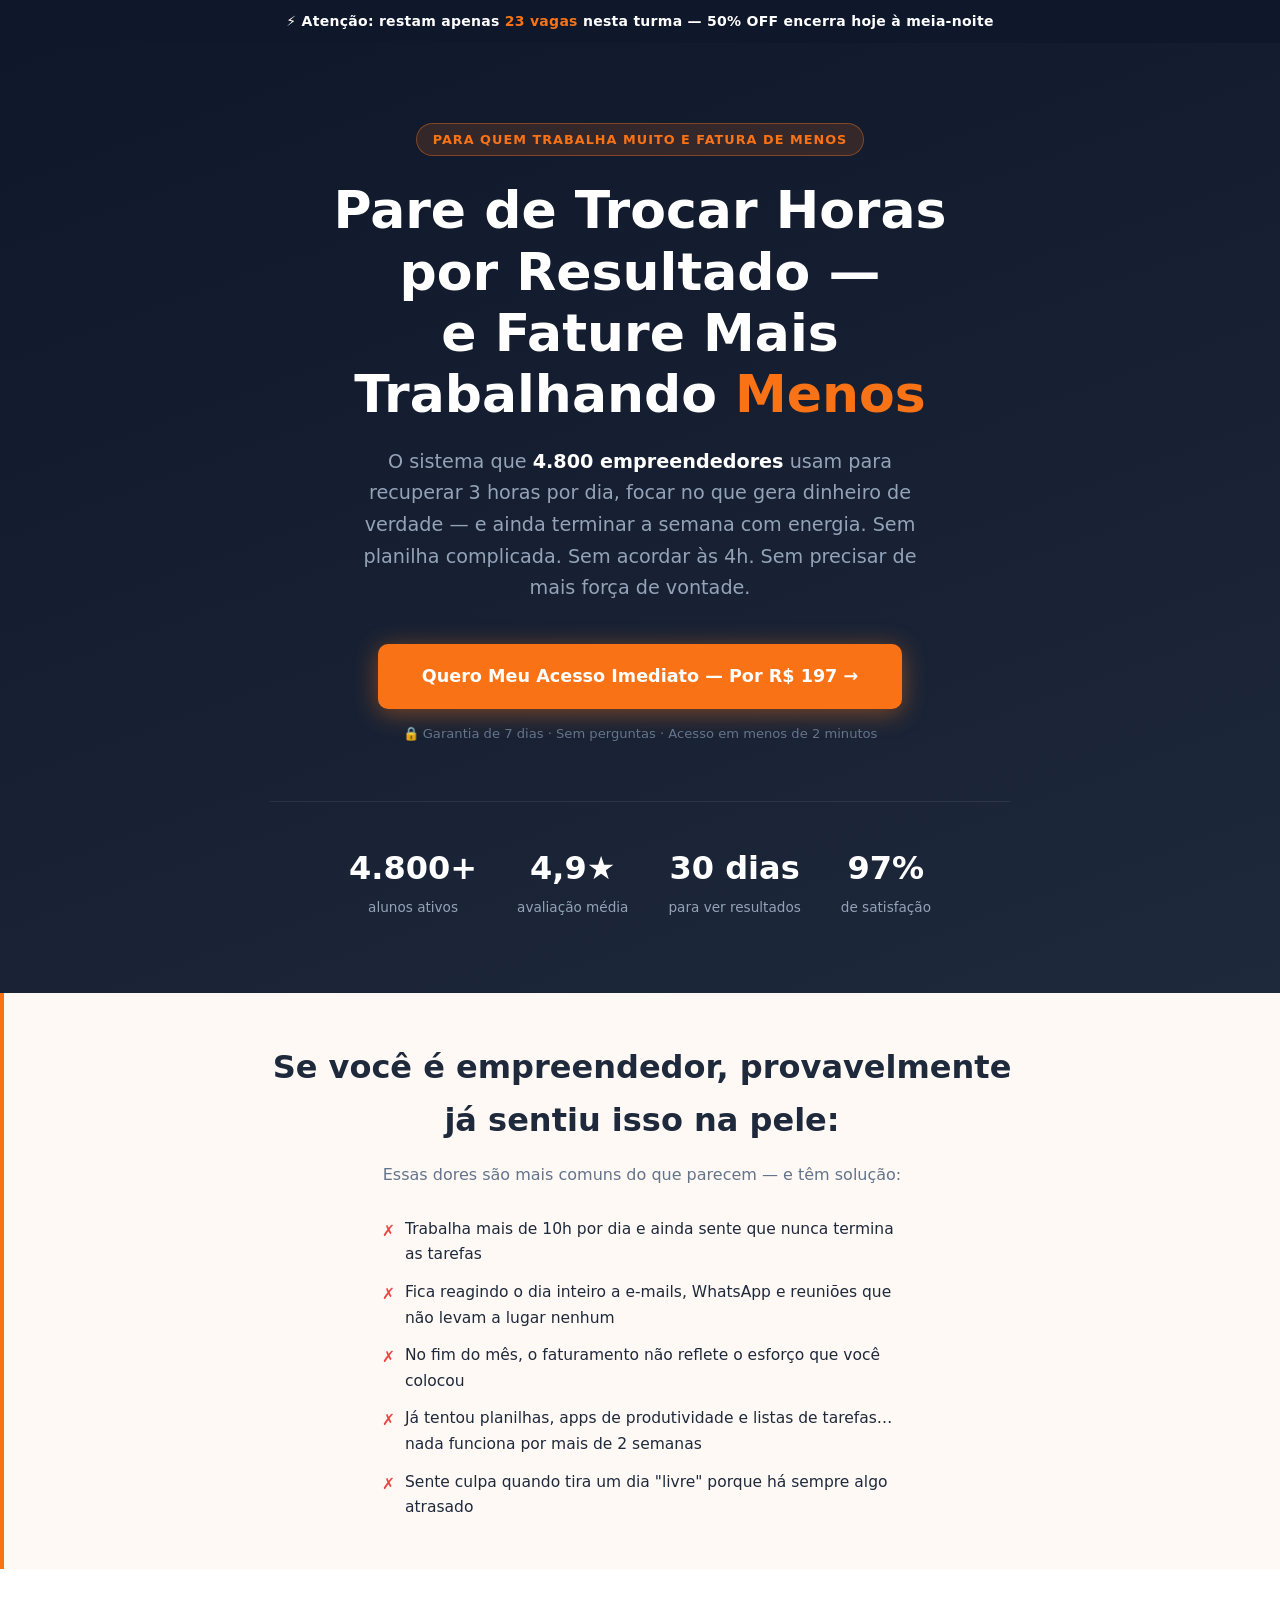
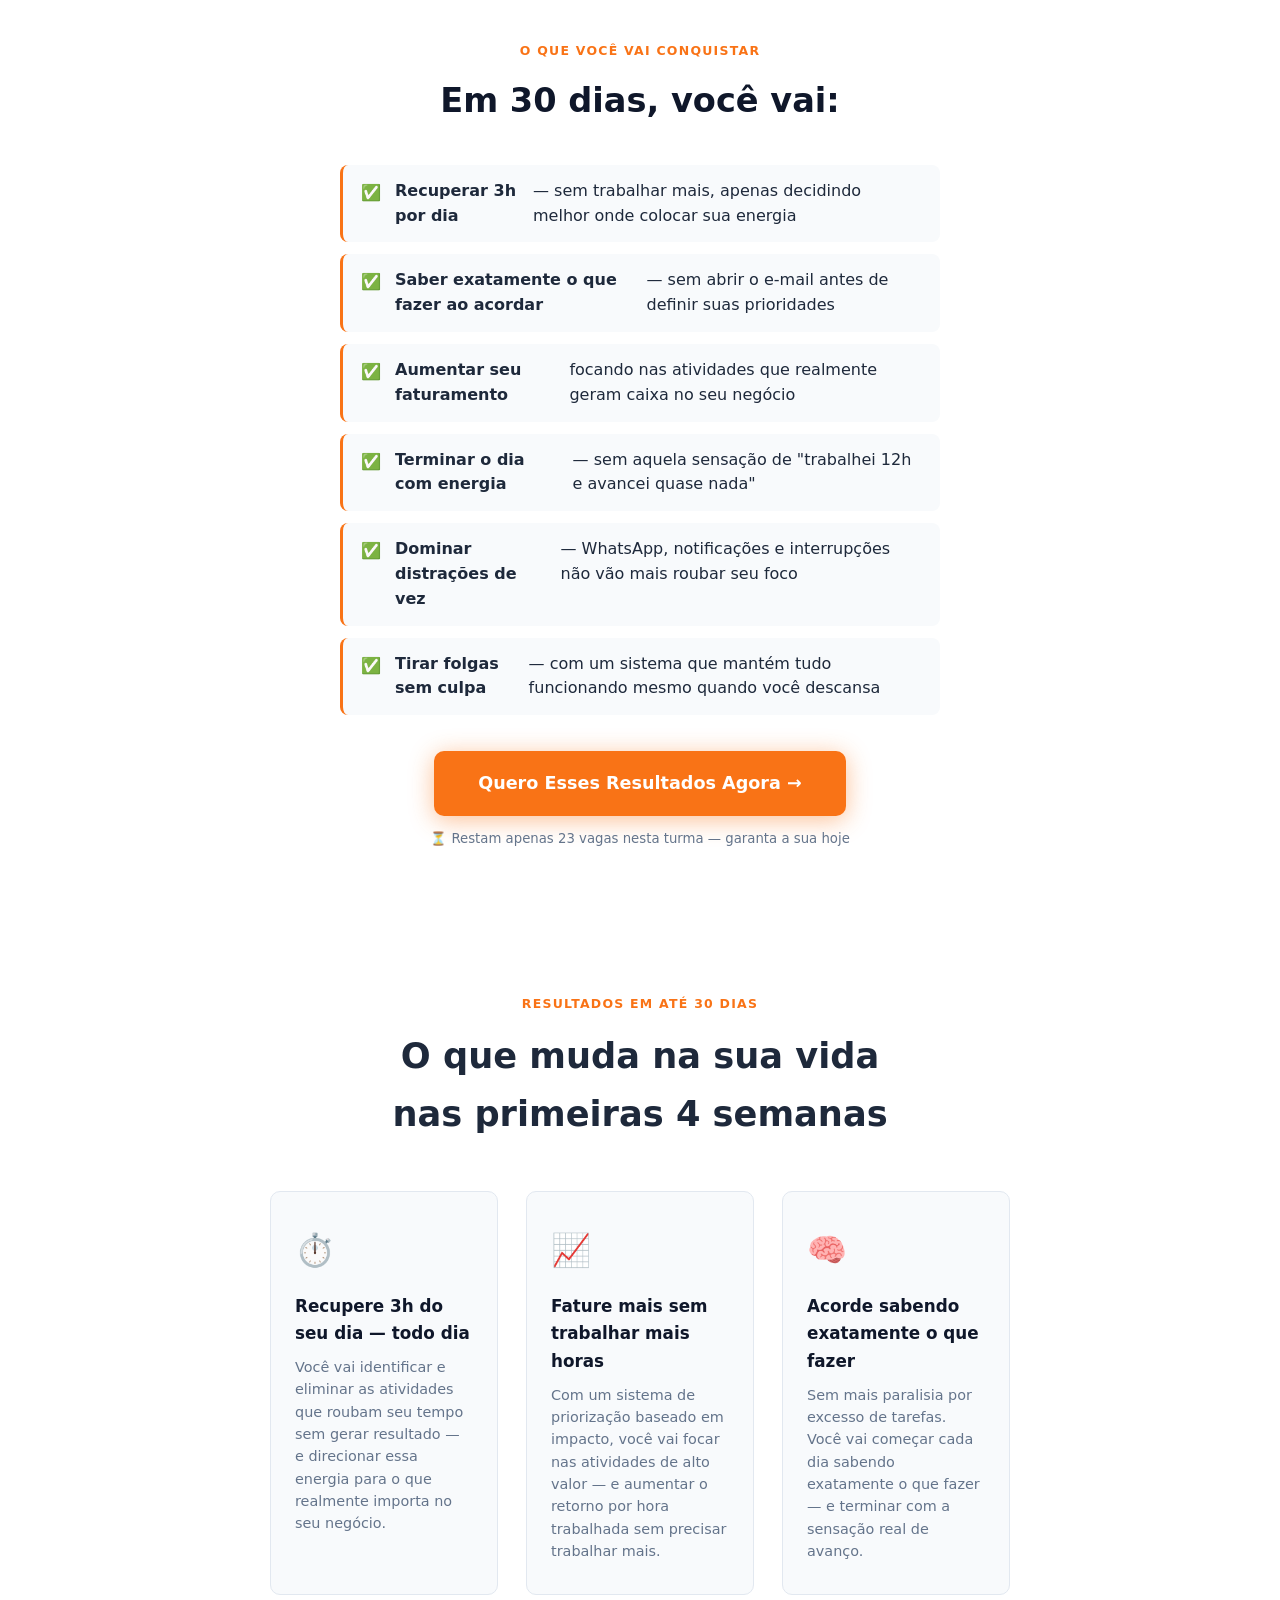
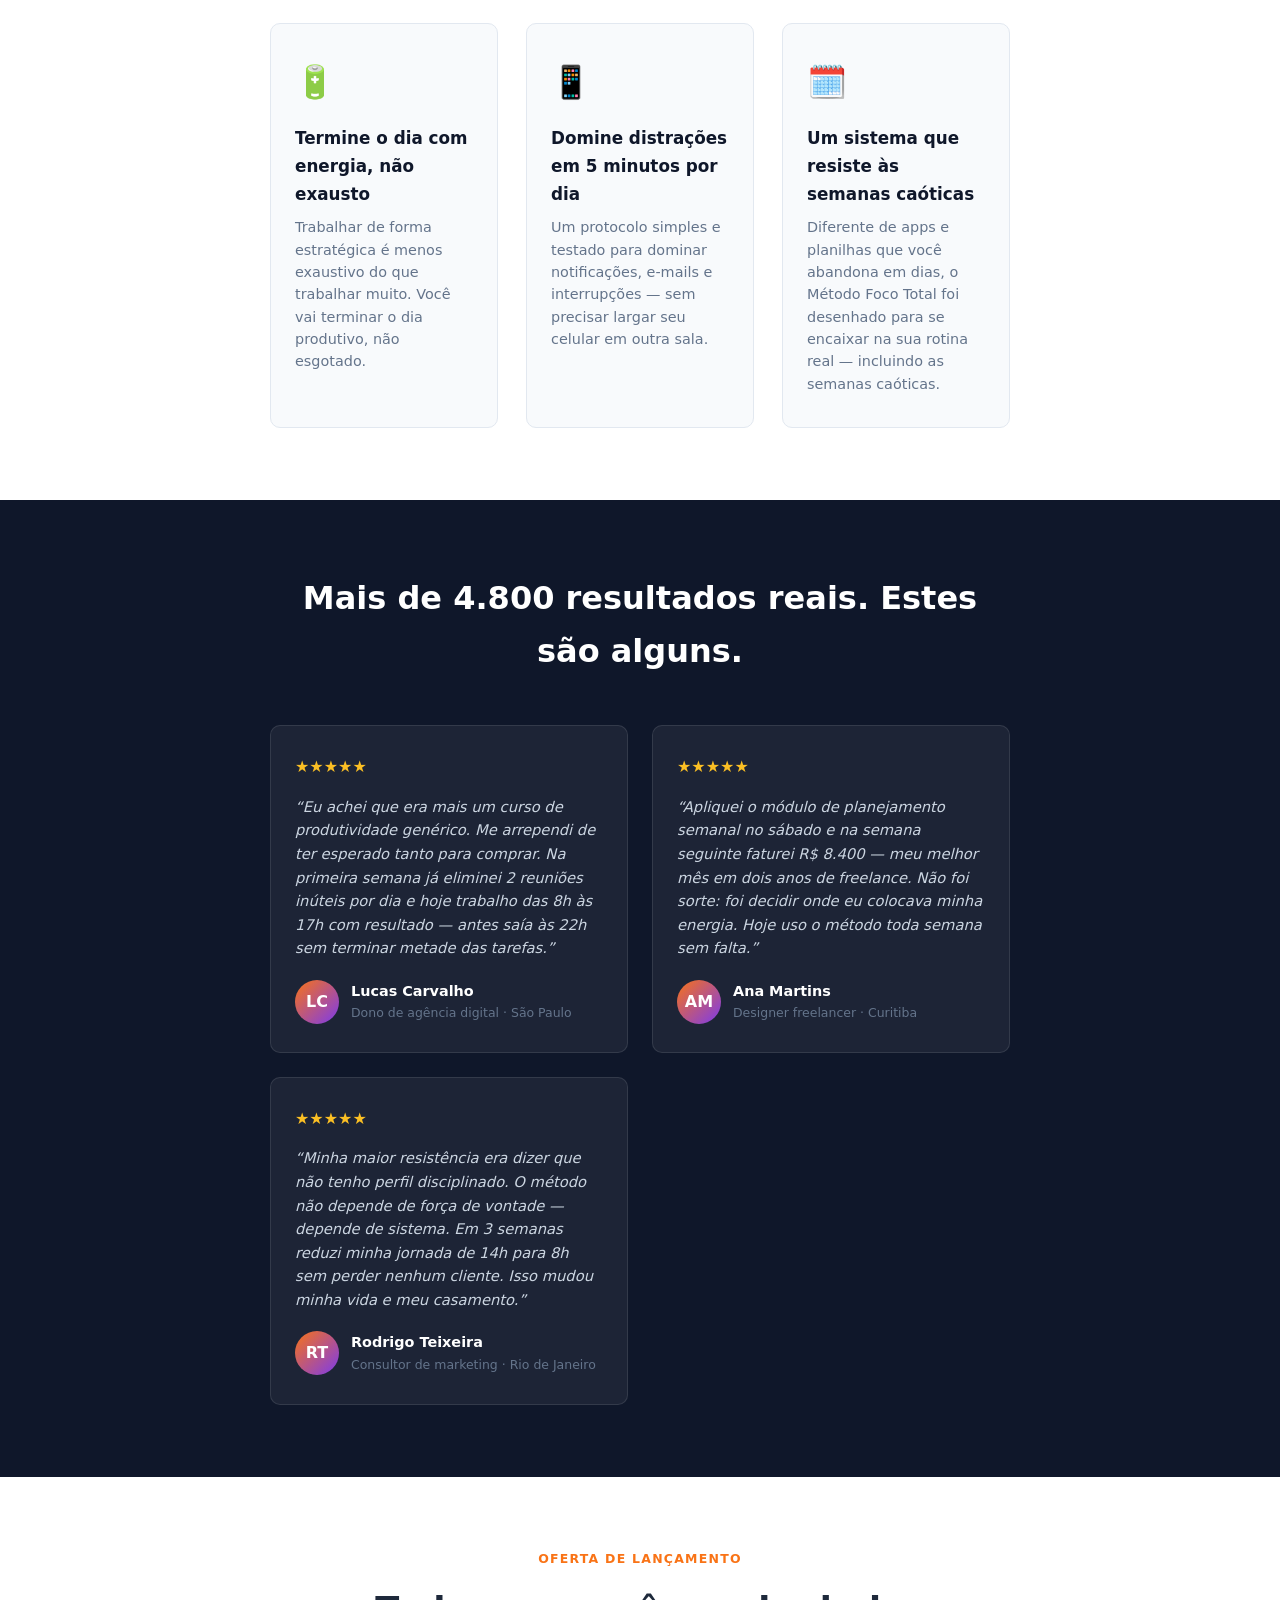
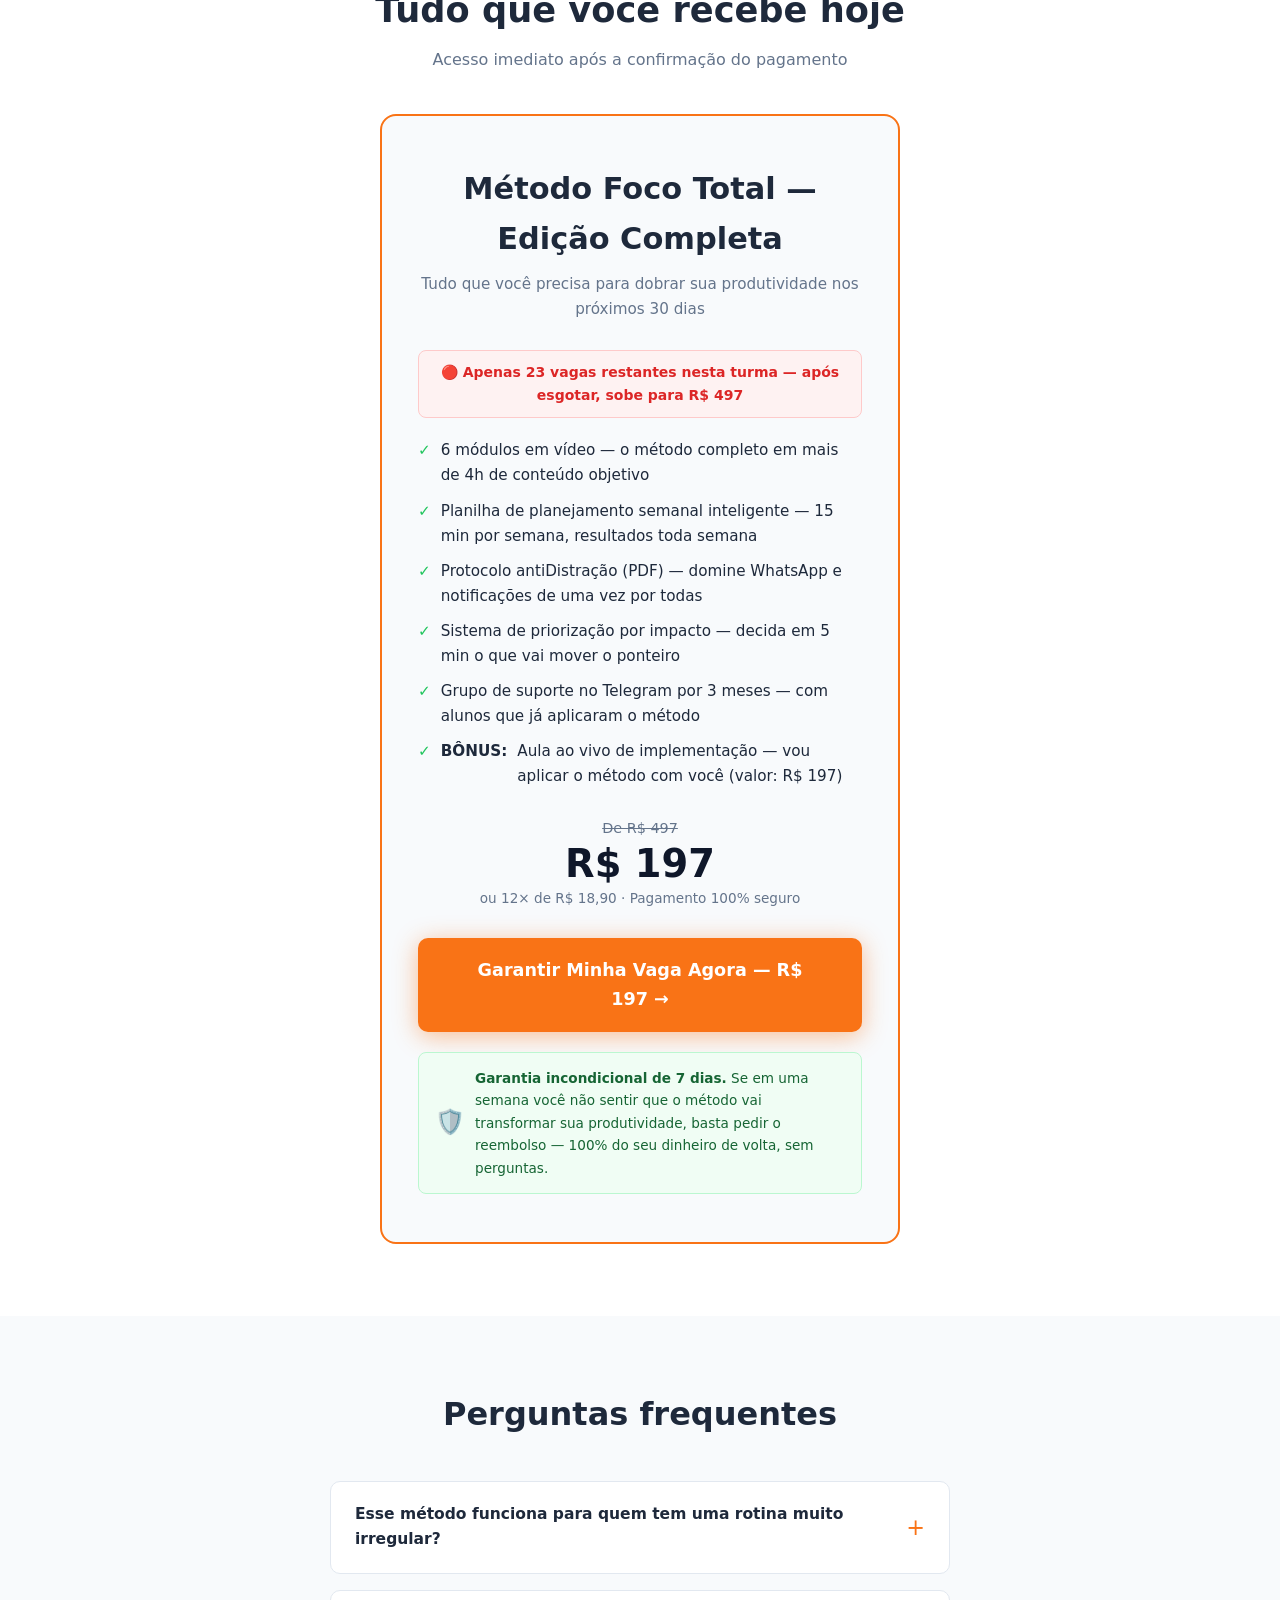
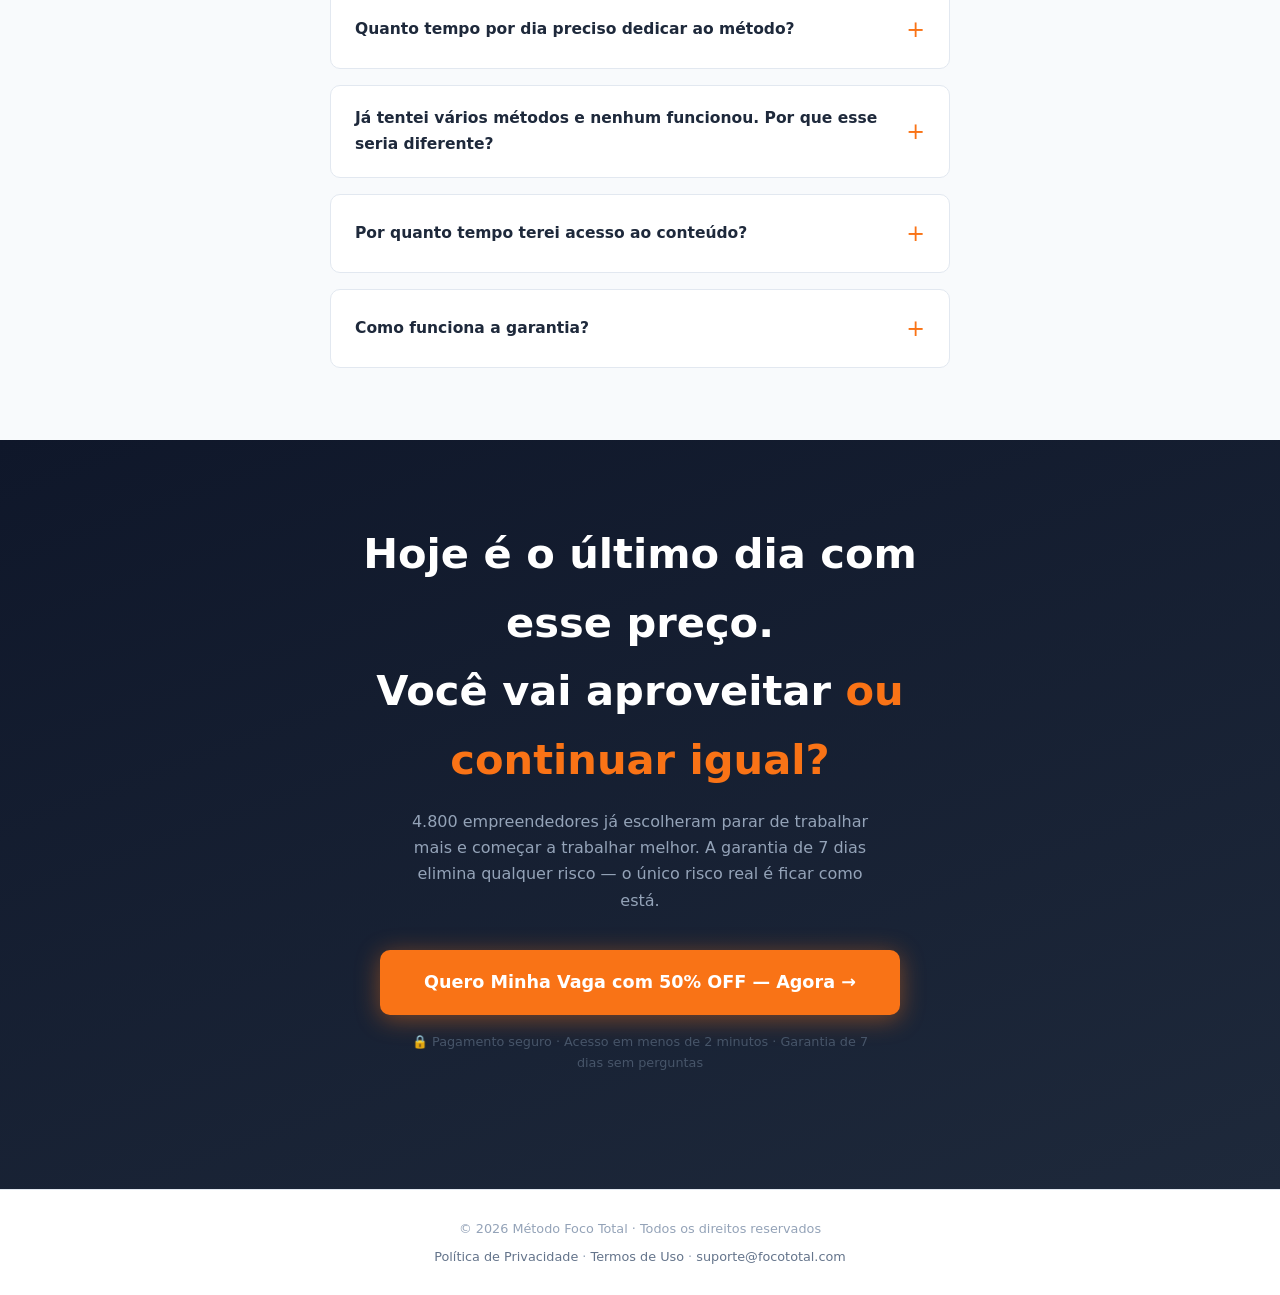
<file: index.html>
<!DOCTYPE html>
<html lang="pt-BR">
<head>
  <meta charset="UTF-8" />
  <meta name="viewport" content="width=device-width, initial-scale=1.0" />

  <!-- COPY: Título da aba do navegador — inclua a promessa principal -->
  <title>Método Foco Total — Dobre sua Produtividade em 30 Dias</title>

  <meta
    name="description"
    content="Aprenda o sistema que mais de 4.800 empreendedores usam para trabalhar menos e faturar mais. Acesso imediato."
  />

  <!-- ═══════════════════════════════════════════════════════
       GOOGLE TAG MANAGER — snippet do <head>
       ⚠️ Substitua GTM-XXXXXXX pelo seu ID real do container
  ═══════════════════════════════════════════════════════ -->
  <script>(function(w,d,s,l,i){w[l]=w[l]||[];w[l].push({'gtm.start':
  new Date().getTime(),event:'gtm.js'});var f=d.getElementsByTagName(s)[0],
  j=d.createElement(s),dl=l!='dataLayer'?'&l='+l:'';j.async=true;j.src=
  'https://www.googletagmanager.com/gtm.js?id='+i+dl;f.parentNode.insertBefore(j,f);
  })(window,document,'script','dataLayer','GTM-P5FQ3SFC');</script>
  <!-- End Google Tag Manager -->

  <!-- ═══════════════════════════════════════════════════════
       META PIXEL — código base
       ⚠️ Substitua SEU_PIXEL_ID pelo seu ID real do Pixel
  ═══════════════════════════════════════════════════════ -->
  <script>
    !function(f,b,e,v,n,t,s){if(f.fbq)return;n=f.fbq=function(){n.callMethod?
    n.callMethod.apply(n,arguments):n.queue.push(arguments)};if(!f._fbq)f._fbq=n;
    n.push=n;n.loaded=!0;n.version='2.0';n.queue=[];t=b.createElement(e);t.async=!0;
    t.src=v;s=b.getElementsByTagName(e)[0];s.parentNode.insertBefore(t,s)}(window,
    document,'script','https://connect.facebook.net/en_US/fbevents.js');
    fbq('init', 'SEU_PIXEL_ID');
  </script>
  <noscript>
    <img height="1" width="1" style="display:none"
      src="https://www.facebook.com/tr?id=SEU_PIXEL_ID&ev=PageView&noscript=1" />
  </noscript>
  <!-- Fim Meta Pixel -->

  <link rel="stylesheet" href="landing-page.css" />
</head>

<body>

  <!-- ═══════════════════════════════════════════════════════
       GOOGLE TAG MANAGER — snippet do <body> (noscript)
       Obrigatório logo após a abertura da tag <body>
  ═══════════════════════════════════════════════════════ -->
  <noscript><iframe src="https://www.googletagmanager.com/ns.html?id=GTM-P5FQ3SFC"
  height="0" width="0" style="display:none;visibility:hidden"></iframe></noscript>
  <!-- End Google Tag Manager (noscript) -->

  <!-- ══════════════════════════════════════════
       BARRA DE URGÊNCIA
       ✏️ Copy: Limite real de vagas ou promoção com prazo
  ══════════════════════════════════════════ -->
  <div class="urgency-bar">
    ⚡ Atenção: restam apenas <span>23 vagas</span> nesta turma — 50% OFF encerra hoje à meia-noite
  </div>


  <!-- ══════════════════════════════════════════
       HERO
  ══════════════════════════════════════════ -->
  <section class="hero">
    <div class="container">

      <!-- Eyebrow — segmenta o visitante certo -->
      <span class="eyebrow">Para quem trabalha muito e fatura de menos</span>

      <!--
        ✏️ HEADLINE — fórmula: VERBO FORTE + RESULTADO ESPECÍFICO + PRAZO
        Exemplos alternativos:
        • "Pare de Trocar Horas por Dinheiro — e Comece a Escalar com o Método Foco Total"
        • "Como 4.800 Empreendedores Recuperaram 3h por Dia Sem Abrir Mão do Faturamento"
      -->
      <h1>
        Pare de Trocar Horas por Resultado —<br>
        e Fature Mais Trabalhando <em>Menos</em>
      </h1>

      <!--
        ✏️ SUBHEADLINE — reforce a promessa e elimine a maior objeção
        ("Não preciso de mais disciplina, preciso de um sistema que funcione de verdade")
      -->
      <p class="sub">
        O sistema que <strong style="color:#fff">4.800 empreendedores</strong> usam para recuperar 3 horas por dia,
        focar no que gera dinheiro de verdade — e ainda terminar a semana com energia.
        Sem planilha complicada. Sem acordar às 4h. Sem precisar de mais força de vontade.
      </p>

      <!--
        ✏️ CTA — use verbos de ação + benefício imediato
        Evite: "Comprar agora", "Clique aqui"
        Prefira: "Quero dobrar minha produtividade", "Começar hoje mesmo"
      -->
      <a href="sucesso.html" class="btn-primary" data-cta="hero" id="cta-hero">
        Quero Meu Acesso Imediato — Por R$ 197 →
      </a>

      <!-- Micro-copy: elimina o risco residual -->
      <p class="risk-reversal">🔒 Garantia de 7 dias · Sem perguntas · Acesso em menos de 2 minutos</p>

      <!-- Prova numérica no hero -->
      <div class="social-numbers">
        <div class="stat">
          <strong>4.800+</strong>
          <span>alunos ativos</span>
        </div>
        <div class="stat">
          <strong>4,9★</strong>
          <span>avaliação média</span>
        </div>
        <div class="stat">
          <strong>30 dias</strong>
          <span>para ver resultados</span>
        </div>
        <div class="stat">
          <strong>97%</strong>
          <span>de satisfação</span>
        </div>
      </div>

    </div>
  </section>


  <!-- ══════════════════════════════════════════
       PROBLEMA / AGITAÇÃO
       Quem se identifica com a dor, se sente compreendido
       e fica mais propenso a seguir em frente
  ══════════════════════════════════════════ -->
  <section class="problem">
    <div class="container">

      <h2>Se você é empreendedor, provavelmente já sentiu isso na pele:</h2>
      <p>Essas dores são mais comuns do que parecem — e têm solução:</p>

      <!--
        ✏️ COPY: Use dores bem específicas, não genéricas
        Quanto mais específico, mais o visitante pensa "é exatamente o meu caso"
      -->
      <ul class="pain-list">
        <li>Trabalha mais de 10h por dia e ainda sente que nunca termina as tarefas</li>
        <li>Fica reagindo o dia inteiro a e-mails, WhatsApp e reuniões que não levam a lugar nenhum</li>
        <li>No fim do mês, o faturamento não reflete o esforço que você colocou</li>
        <li>Já tentou planilhas, apps de produtividade e listas de tarefas… nada funciona por mais de 2 semanas</li>
        <li>Sente culpa quando tira um dia "livre" porque há sempre algo atrasado</li>
      </ul>

    </div>
  </section>


  <!-- ══════════════════════════════════════════
       QUICK WINS — BULLETS DE BENEFÍCIOS RÁPIDOS
       O visitante escaneia em 20 segundos e já entende
       o que vai ganhar — antes de ver o preço
  ══════════════════════════════════════════ -->
  <section class="quick-wins">
    <div class="container">

      <p class="section-label">O que você vai conquistar</p>
      <h2 class="quick-wins__title">Em 30 dias, você vai:</h2>

      <ul class="bullets">
        <li><strong>Recuperar 3h por dia</strong> — sem trabalhar mais, apenas decidindo melhor onde colocar sua energia</li>
        <li><strong>Saber exatamente o que fazer ao acordar</strong> — sem abrir o e-mail antes de definir suas prioridades</li>
        <li><strong>Aumentar seu faturamento</strong> focando nas atividades que realmente geram caixa no seu negócio</li>
        <li><strong>Terminar o dia com energia</strong> — sem aquela sensação de "trabalhei 12h e avancei quase nada"</li>
        <li><strong>Dominar distrações de vez</strong> — WhatsApp, notificações e interrupções não vão mais roubar seu foco</li>
        <li><strong>Tirar folgas sem culpa</strong> — com um sistema que mantém tudo funcionando mesmo quando você descansa</li>
      </ul>

      <div class="quick-wins__cta">
        <a href="sucesso.html" class="btn-primary" data-cta="quick-wins" id="cta-quick-wins">Quero Esses Resultados Agora →</a>
        <p class="quick-wins__note">⏳ Restam apenas 23 vagas nesta turma — garanta a sua hoje</p>
      </div>

    </div>
  </section>


  <!-- ══════════════════════════════════════════
       BENEFÍCIOS
       Benefício = transformação/resultado, não feature
  ══════════════════════════════════════════ -->
  <section class="benefits">
    <div class="container">

      <p class="section-label">Resultados em até 30 dias</p>

      <!--
        ✏️ COPY: Headline de benefícios — opções:
        • "O que muda quando você aplica o Método Foco Total"
        • "Resultados que nossos alunos relatam em até 30 dias"
      -->
      <h2>O que muda na sua vida nas primeiras 4 semanas</h2>

      <div class="benefits-grid">

        <!-- ✏️ 6 benefícios transformacionais (não features!) -->

        <div class="benefit-card">
          <div class="icon">⏱️</div>
          <h3>Recupere 3h do seu dia — todo dia</h3>
          <p>
            Você vai identificar e eliminar as atividades que roubam seu tempo
            sem gerar resultado — e direcionar essa energia para o que realmente
            importa no seu negócio.
          </p>
        </div>

        <div class="benefit-card">
          <div class="icon">📈</div>
          <h3>Fature mais sem trabalhar mais horas</h3>
          <p>
            Com um sistema de priorização baseado em impacto, você vai focar
            nas atividades de alto valor — e aumentar o retorno por hora
            trabalhada sem precisar trabalhar mais.
          </p>
        </div>

        <div class="benefit-card">
          <div class="icon">🧠</div>
          <h3>Acorde sabendo exatamente o que fazer</h3>
          <p>
            Sem mais paralisia por excesso de tarefas. Você vai começar cada
            dia sabendo exatamente o que fazer — e terminar com a sensação
            real de avanço.
          </p>
        </div>

        <div class="benefit-card">
          <div class="icon">🔋</div>
          <h3>Termine o dia com energia, não exausto</h3>
          <p>
            Trabalhar de forma estratégica é menos exaustivo do que trabalhar
            muito. Você vai terminar o dia produtivo, não esgotado.
          </p>
        </div>

        <div class="benefit-card">
          <div class="icon">📱</div>
          <h3>Domine distrações em 5 minutos por dia</h3>
          <p>
            Um protocolo simples e testado para dominar notificações, e-mails
            e interrupções — sem precisar largar seu celular em outra sala.
          </p>
        </div>

        <div class="benefit-card">
          <div class="icon">🗓️</div>
          <h3>Um sistema que resiste às semanas caóticas</h3>
          <p>
            Diferente de apps e planilhas que você abandona em dias, o Método
            Foco Total foi desenhado para se encaixar na sua rotina real —
            incluindo as semanas caóticas.
          </p>
        </div>

      </div>
    </div>
  </section>


  <!-- ══════════════════════════════════════════
       PROVA SOCIAL — DEPOIMENTOS
       Use: nome completo, cargo/contexto, resultado específico com número
  ══════════════════════════════════════════ -->
  <section class="testimonials">
    <div class="container">

      <h2>Mais de 4.800 resultados reais. Estes são alguns.</h2>

      <div class="testimonials-grid">

        <!--
          ✏️ COPY: Depoimento ideal tem:
          1. Ceticismo inicial ("eu achei que não ia funcionar pra mim")
          2. Resultado específico com número ("economizei 2h/dia")
          3. Benefício emocional ("me sinto no controle pela primeira vez")
        -->

        <div class="testimonial-card">
          <div class="stars">★★★★★</div>
          <blockquote>
            “Eu achei que era mais um curso de produtividade genérico. Me arrependi de ter esperado tanto para comprar.
            Na primeira semana já eliminei 2 reuniões inúteis por dia e hoje trabalho das 8h às 17h com resultado —
            antes saía às 22h sem terminar metade das tarefas.”
          </blockquote>
          <div class="author">
            <div class="author-avatar">LC</div>
            <div>
              <div class="author-name">Lucas Carvalho</div>
              <div class="author-title">Dono de agência digital · São Paulo</div>
            </div>
          </div>
        </div>

        <div class="testimonial-card">
          <div class="stars">★★★★★</div>
          <blockquote>
            “Apliquei o módulo de planejamento semanal no sábado e na semana seguinte faturei R$ 8.400 —
            meu melhor mês em dois anos de freelance. Não foi sorte: foi decidir onde eu colocava
            minha energia. Hoje uso o método toda semana sem falta.”
          </blockquote>
          <div class="author">
            <div class="author-avatar">AM</div>
            <div>
              <div class="author-name">Ana Martins</div>
              <div class="author-title">Designer freelancer · Curitiba</div>
            </div>
          </div>
        </div>

        <div class="testimonial-card">
          <div class="stars">★★★★★</div>
          <blockquote>
            “Minha maior resistência era dizer que não tenho perfil disciplinado. O método não depende
            de força de vontade — depende de sistema. Em 3 semanas reduzi minha jornada de 14h para
            8h sem perder nenhum cliente. Isso mudou minha vida e meu casamento.”
          </blockquote>
          <div class="author">
            <div class="author-avatar">RT</div>
            <div>
              <div class="author-name">Rodrigo Teixeira</div>
              <div class="author-title">Consultor de marketing · Rio de Janeiro</div>
            </div>
          </div>
        </div>

      </div>
    </div>
  </section>


  <!-- ══════════════════════════════════════════
       OFERTA  ← APRESENTE O PRODUTO COM VALOR
       Antes do preço, mostre tudo que está incluso
  ══════════════════════════════════════════ -->
  <section class="offer" id="oferta">
    <div class="container">

      <p class="section-label">Oferta de lançamento</p>
      <h2 style="text-align:center;font-size:clamp(1.5rem,3.5vw,2.2rem);font-weight:800;margin-bottom:8px;">
        Tudo que você recebe hoje
      </h2>
      <p style="text-align:center;color:var(--muted);margin-bottom:40px;">
        Acesso imediato após a confirmação do pagamento
      </p>

      <div class="offer-box">

        <h2>Método Foco Total — Edição Completa</h2>
        <p class="offer-sub">Tudo que você precisa para dobrar sua produtividade nos próximos 30 dias</p>

        <!-- Escassez real: número de vagas restantes -->
        <div class="scarcity-badge">
          🔴 Apenas 23 vagas restantes nesta turma — após esgotar, sobe para R$ 497
        </div>
        <!--
          ✏️ COPY: O que está incluso — seja detalhado, inclua o "resultado" de cada item
        -->
        <ul class="offer-includes">
          <li>6 módulos em vídeo — o método completo em mais de 4h de conteúdo objetivo</li>
          <li>Planilha de planejamento semanal inteligente — 15 min por semana, resultados toda semana</li>
          <li>Protocolo antiDistração (PDF) — domine WhatsApp e notificações de uma vez por todas</li>
          <li>Sistema de priorização por impacto — decida em 5 min o que vai mover o ponteiro</li>
          <li>Grupo de suporte no Telegram por 3 meses — com alunos que já aplicaram o método</li>
          <li><strong>BÔNUS:</strong> Aula ao vivo de implementação — vou aplicar o método com você (valor: R$ 197)</li>
        </ul>

        <!-- Ancoragem de preço -->
        <p class="price-anchor">De R$ 497</p>
        <p class="price-main">R$ 197</p>
        <p class="price-sub">ou 12× de R$ 18,90 · Pagamento 100% seguro</p>

        <a href="sucesso.html" class="btn-primary" data-cta="offer" id="cta-offer" style="width:100%;display:block;text-align:center;">
          Garantir Minha Vaga Agora — R$ 197 →
        </a>

        <!-- Garantia — reduza o risco ao mínimo -->
        <div class="guarantee">
          <span class="shield">🛡️</span>
          <div>
            <strong>Garantia incondicional de 7 dias.</strong> Se em uma semana você não
            sentir que o método vai transformar sua produtividade, basta pedir o
            reembolso — 100% do seu dinheiro de volta, sem perguntas.
          </div>
        </div>

      </div>

    </div>
  </section>


  <!-- ══════════════════════════════════════════
       FAQ — QUEBRE AS ÚLTIMAS OBJEÇÕES
       Pesquise as dúvidas reais do seu público
  ══════════════════════════════════════════ -->
  <section class="faq">
    <div class="container">

      <h2>Perguntas frequentes</h2>

      <div class="faq-list">

        <details>
          <summary>Esse método funciona para quem tem uma rotina muito irregular?</summary>
          <p>
            Sim — ele foi criado exatamente para isso. A maioria dos sistemas de
            produtividade parte do pressuposto que você tem uma rotina estável.
            O Método Foco Total inclui um protocolo específico para semanas
            caóticas, viagens e imprevistos.
          </p>
        </details>

        <details>
          <summary>Quanto tempo por dia preciso dedicar ao método?</summary>
          <p>
            O sistema de planejamento leva 15 minutos por semana + 5 minutos por
            dia. A proposta não é adicionar tarefas na sua agenda — é reorganizar
            as que já existem.
          </p>
        </details>

        <details>
          <summary>Já tentei vários métodos e nenhum funcionou. Por que esse seria diferente?</summary>
          <p>
            A maioria dos métodos exige força de vontade. O Foco Total estrutura
            seu ambiente e suas decisões para que a opção mais produtiva seja
            também a mais fácil. O módulo 2 explica exatamente por que os outros
            métodos falham — e como contornar isso.
          </p>
        </details>

        <details>
          <summary>Por quanto tempo terei acesso ao conteúdo?</summary>
          <p>
            Acesso vitalício. Você pode assistir quantas vezes quiser, no seu
            ritmo, e terá acesso a todas as atualizações futuras sem custo adicional.
          </p>
        </details>

        <details>
          <summary>Como funciona a garantia?</summary>
          <p>
            Você tem 7 dias a partir da compra para pedir reembolso, sem
            justificativa. Basta enviar um e-mail para suporte@focototal.com e o
            valor é estornado integralmente em até 5 dias úteis.
          </p>
        </details>

      </div>

    </div>
  </section>


  <!-- ══════════════════════════════════════════
       CTA FINAL
       Reforce a transformação e a urgência
  ══════════════════════════════════════════ -->
  <section class="cta-final">
    <div class="container">

      <!--
        ✏️ COPY: CTA final — apele para a identidade desejada, não apenas para o produto
        "Você pode continuar trocando horas por resultado... ou pode mudar isso hoje."
      -->
      <h2>
        Hoje é o último dia com esse preço.<br>
        Você vai aproveitar <em>ou continuar igual?</em>
      </h2>

      <p>
        4.800 empreendedores já escolheram parar de trabalhar mais e começar a trabalhar melhor.
        A garantia de 7 dias elimina qualquer risco — o único risco real é ficar como está.
      </p>

      <a href="sucesso.html" class="btn-primary" data-cta="final" id="cta-final">
        Quero Minha Vaga com 50% OFF — Agora →
      </a>

      <p style="font-size:0.8rem;color:#475569;margin-top:16px;">
        🔒 Pagamento seguro · Acesso em menos de 2 minutos · Garantia de 7 dias sem perguntas
      </p>

    </div>
  </section>


  <!-- ══════════════════════════════════════════
       FOOTER — MÍNIMO, SEM LINKS DE SAÍDA
  ══════════════════════════════════════════ -->
  <!-- Rastreamento: eventos de funil -->
  <script src="landing-page.js" defer></script>

  <footer>
    <p>© 2026 Método Foco Total · Todos os direitos reservados</p>
    <p style="margin-top:6px;">
      <a href="#">Política de Privacidade</a> ·
      <a href="#">Termos de Uso</a> ·
      <a href="mailto:suporte@focototal.com">suporte@focototal.com</a>
    </p>
  </footer>

</body>
</html>
</file>
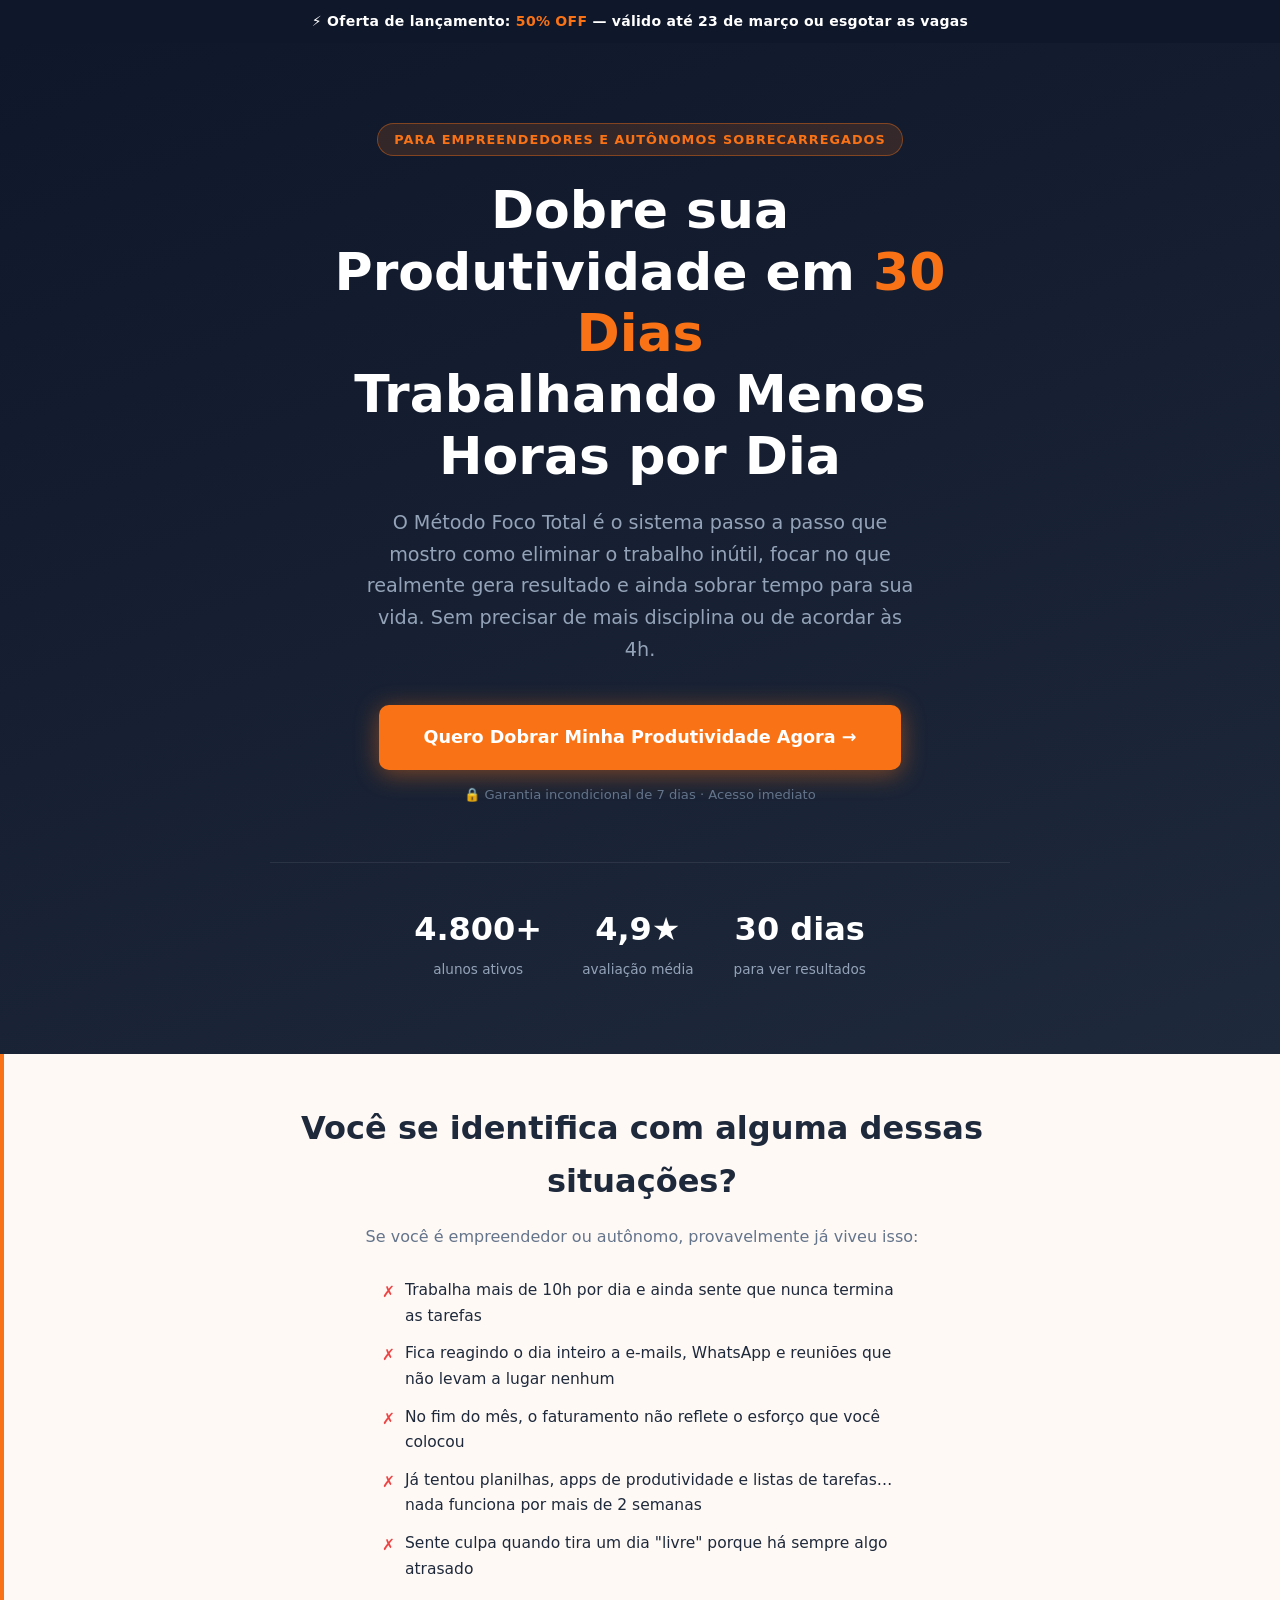
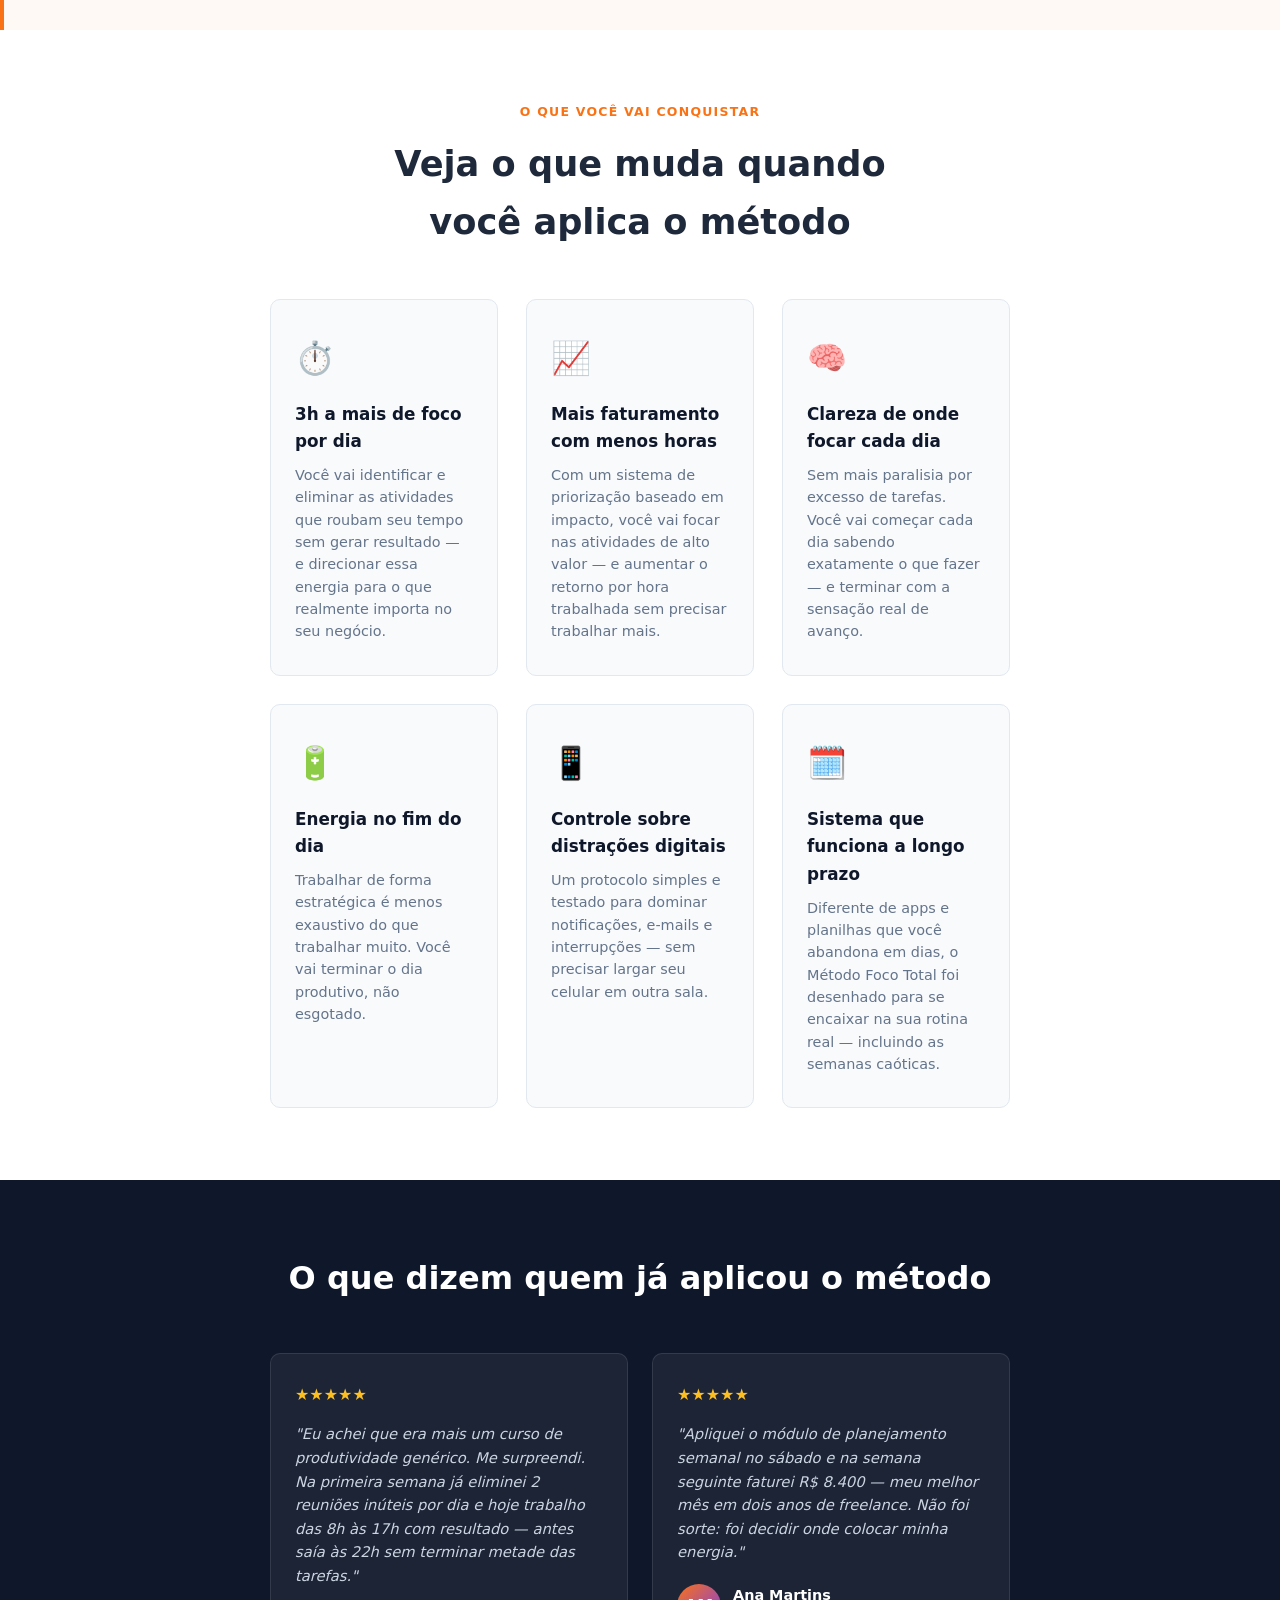
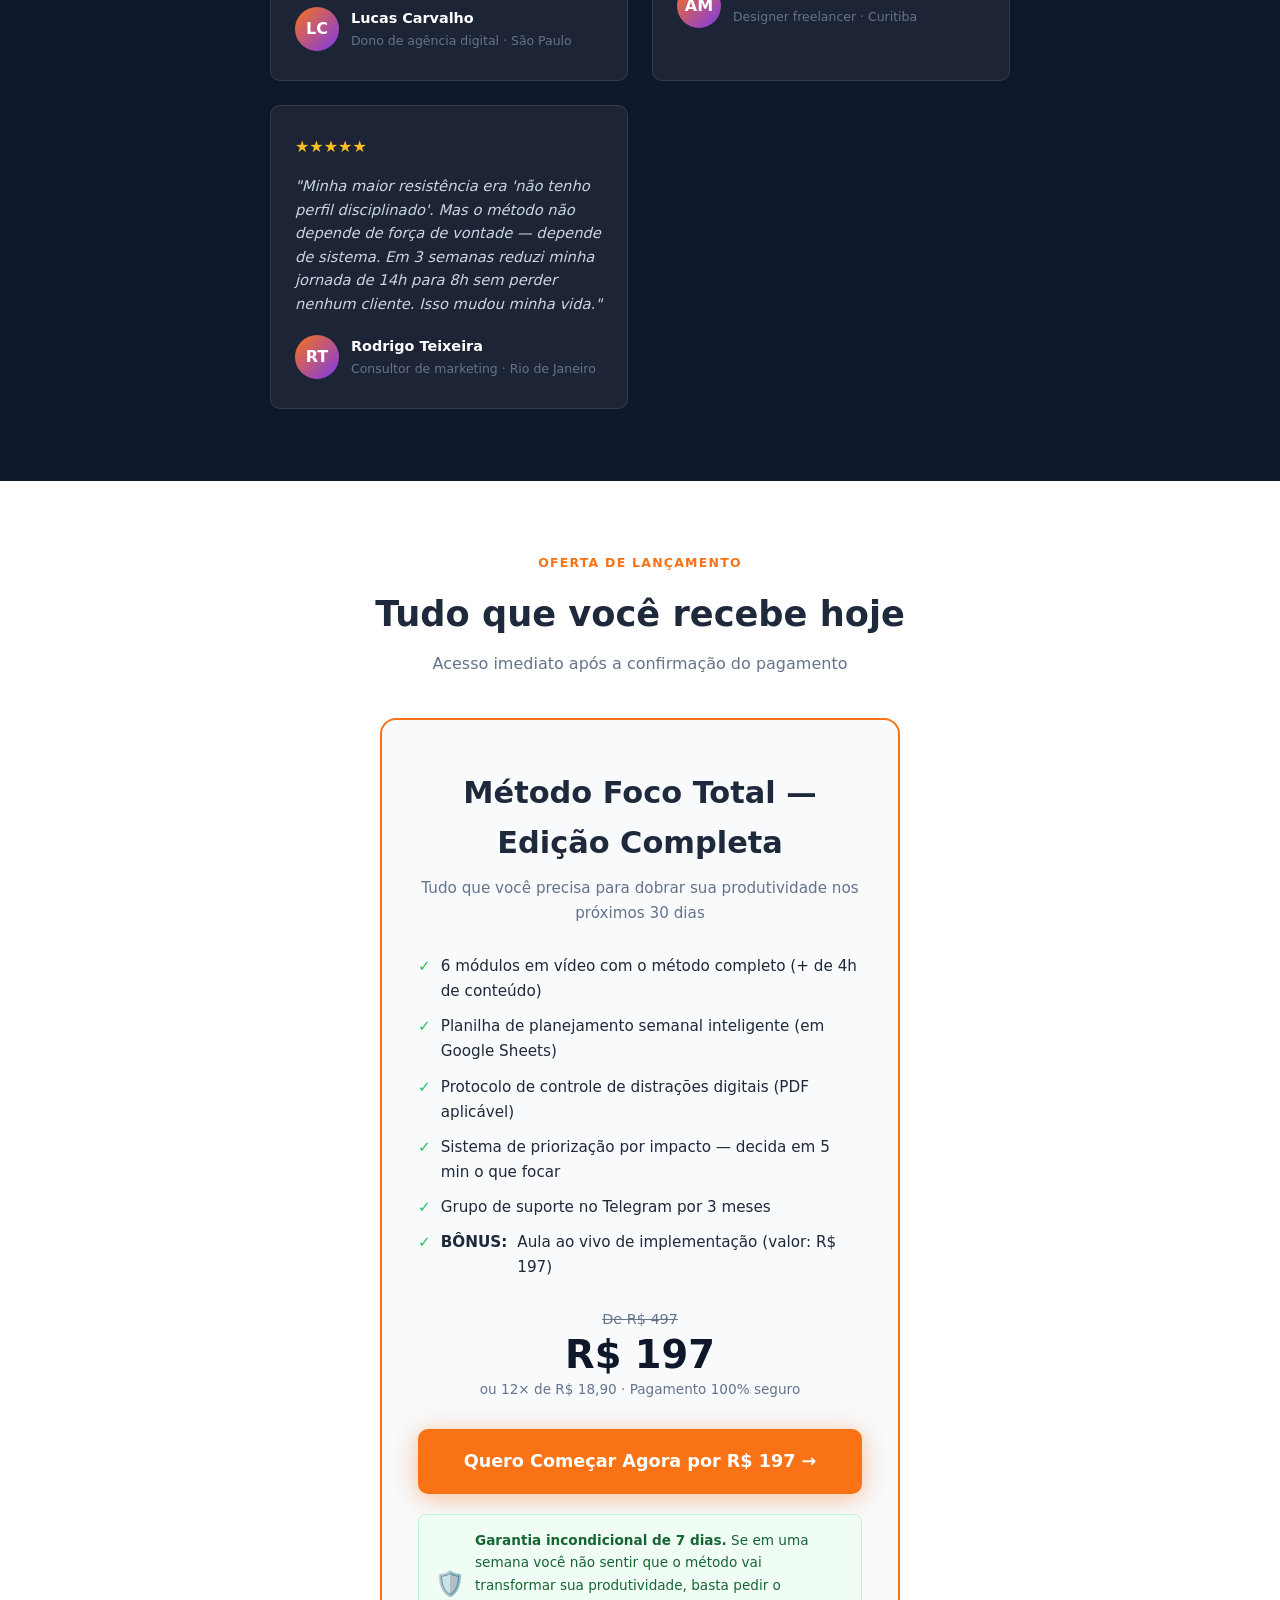
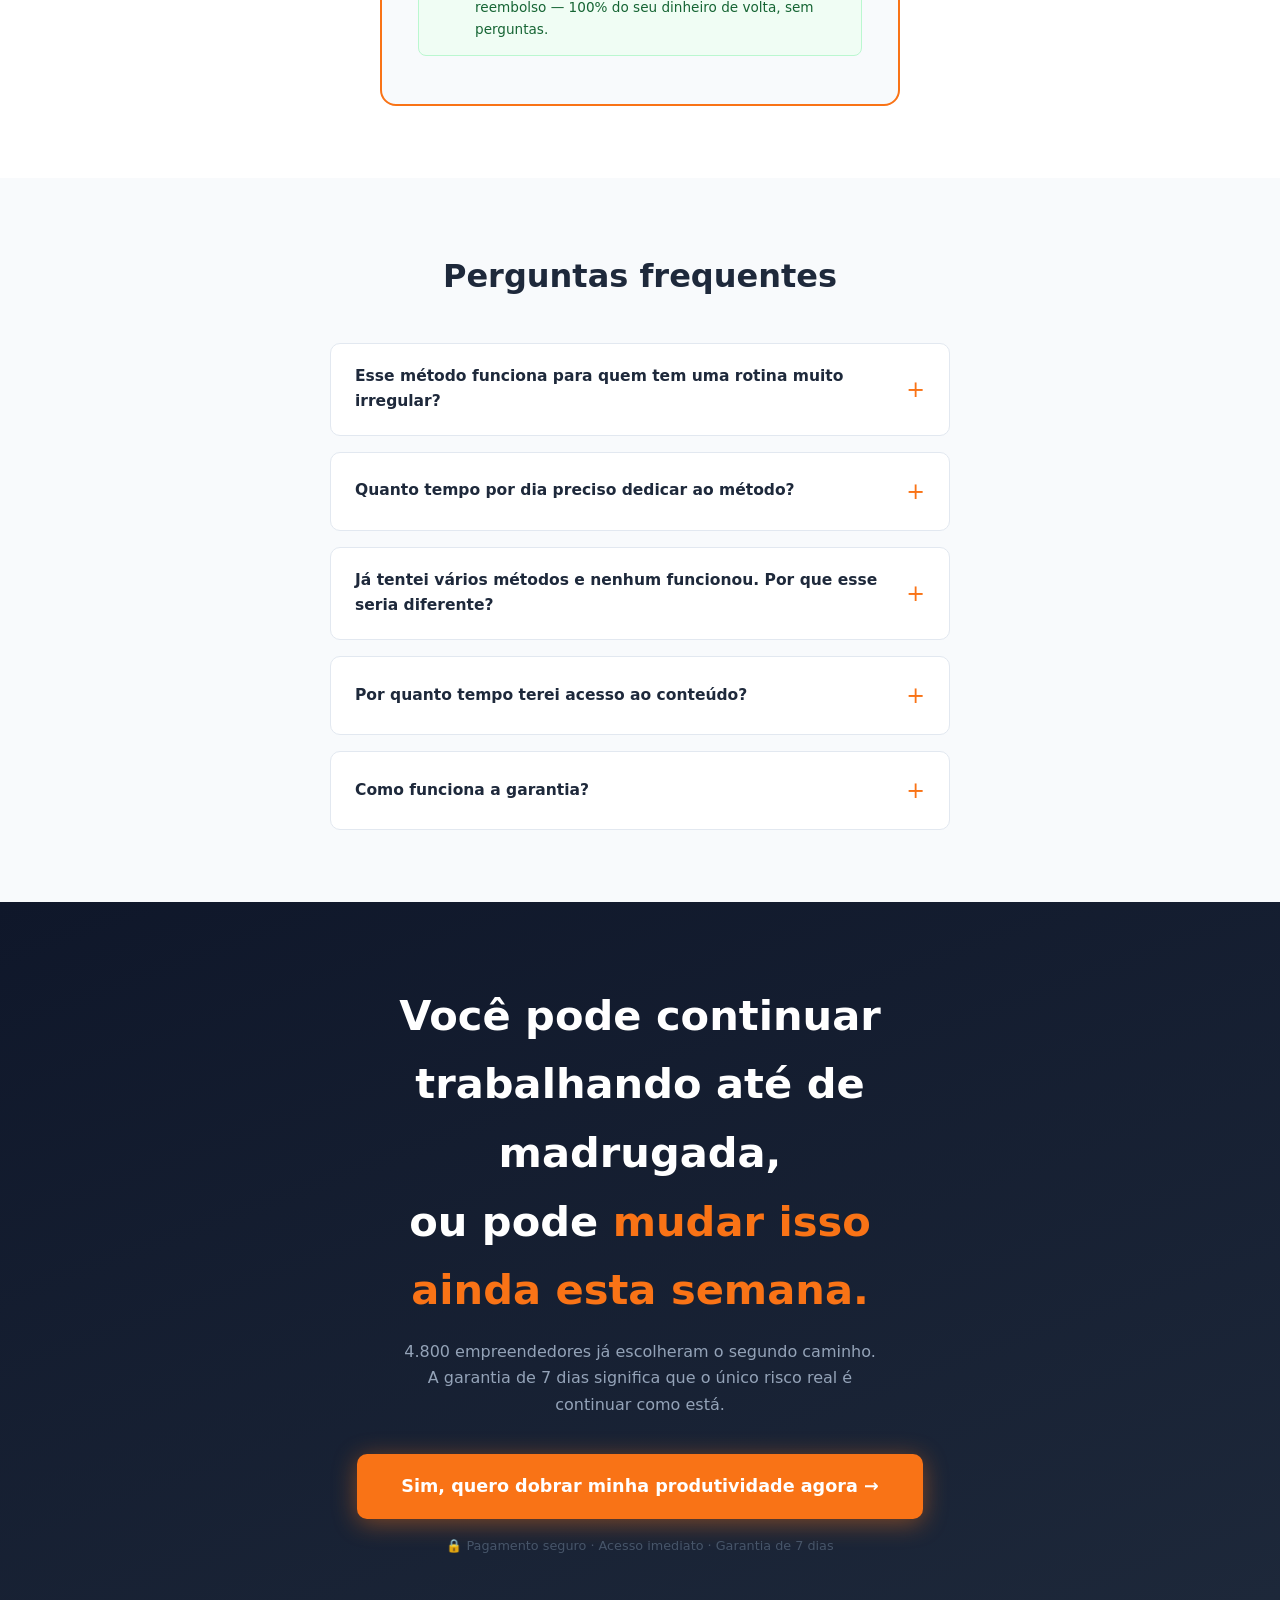
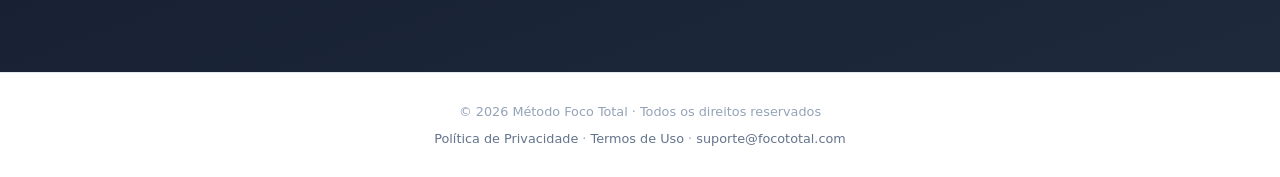
<file: landing-page.html>
<!DOCTYPE html>
<html lang="pt-BR">
<head>
  <meta charset="UTF-8" />
  <meta name="viewport" content="width=device-width, initial-scale=1.0" />

  <!-- ✏️ COPY: Título da aba do navegador — inclua a promessa principal -->
  <title>Método Foco Total — Dobre sua Produtividade em 30 Dias</title>

  <meta
    name="description"
    content="Aprenda o sistema que mais de 4.800 empreendedores usam para trabalhar menos e faturar mais. Acesso imediato."
  />

  <style>
    /* ─────────────────────────────────────────────
       RESET & BASE
    ───────────────────────────────────────────── */
    *, *::before, *::after { box-sizing: border-box; margin: 0; padding: 0; }

    :root {
      --brand:       #f97316;   /* laranja — troque pela cor da sua marca */
      --brand-dark:  #c2410c;
      --dark:        #0f172a;
      --text:        #1e293b;
      --muted:       #64748b;
      --light:       #f8fafc;
      --white:       #ffffff;
      --radius:      10px;
      --max-width:   780px;
    }

    body {
      font-family: 'Segoe UI', system-ui, sans-serif;
      color: var(--text);
      background: var(--white);
      line-height: 1.65;
      -webkit-font-smoothing: antialiased;
    }

    img { max-width: 100%; display: block; }
    a   { text-decoration: none; }

    .container {
      width: min(100%, var(--max-width));
      margin-inline: auto;
      padding-inline: 20px;
    }

    /* ─────────────────────────────────────────────
       BARRA DE URGÊNCIA  ← ELEMENTO DE CRO #1
       Cria senso de escassez sem ser agressivo
    ───────────────────────────────────────────── */
    .urgency-bar {
      background: var(--dark);
      color: var(--white);
      text-align: center;
      padding: 10px 20px;
      font-size: 0.875rem;
      font-weight: 600;
      letter-spacing: 0.02em;
    }

    .urgency-bar span { color: var(--brand); }

    /* ─────────────────────────────────────────────
       HERO  ← SEÇÃO MAIS CRÍTICA PARA CONVERSÃO
       Tudo acima do fold deve responder:
       "O que é? Para quem? Por que eu deveria me importar?"
    ───────────────────────────────────────────── */
    .hero {
      background: linear-gradient(160deg, #0f172a 0%, #1e293b 100%);
      color: var(--white);
      padding: 80px 20px 72px;
      text-align: center;
    }

    /* ✏️ COPY: Eyebrow — segmenta o público imediatamente */
    .eyebrow {
      display: inline-block;
      background: rgba(249,115,22,.15);
      color: var(--brand);
      border: 1px solid rgba(249,115,22,.4);
      border-radius: 100px;
      font-size: 0.8rem;
      font-weight: 700;
      letter-spacing: 0.08em;
      text-transform: uppercase;
      padding: 5px 16px;
      margin-bottom: 24px;
    }

    /* ✏️ COPY: Headline — use a fórmula: VERBO + RESULTADO ESPECÍFICO + PRAZO */
    .hero h1 {
      font-size: clamp(2rem, 5vw, 3.25rem);
      font-weight: 800;
      line-height: 1.18;
      max-width: 680px;
      margin: 0 auto 20px;
    }

    .hero h1 em {
      font-style: normal;
      color: var(--brand);
    }

    /* ✏️ COPY: Subheadline — reforce a promessa e elimine a maior objeção */
    .hero p.sub {
      font-size: clamp(1rem, 2.5vw, 1.2rem);
      color: #94a3b8;
      max-width: 560px;
      margin: 0 auto 40px;
    }

    /* ─── CTA PRINCIPAL ─── */
    .btn-primary {
      display: inline-block;
      background: var(--brand);
      color: var(--white);
      font-size: 1.1rem;
      font-weight: 700;
      padding: 18px 44px;
      border-radius: var(--radius);
      border: none;
      cursor: pointer;
      transition: background .2s, transform .1s;
      box-shadow: 0 4px 24px rgba(249,115,22,.45);
    }

    .btn-primary:hover  { background: var(--brand-dark); }
    .btn-primary:active { transform: scale(.98); }

    /* ✏️ COPY: Micro-copy abaixo do CTA — reduza o risco percebido */
    .hero .risk-reversal {
      font-size: 0.82rem;
      color: #64748b;
      margin-top: 14px;
    }

    /* ─── Prova numérica no hero ─── */
    .social-numbers {
      display: flex;
      justify-content: center;
      gap: 40px;
      flex-wrap: wrap;
      margin-top: 56px;
      padding-top: 40px;
      border-top: 1px solid rgba(255,255,255,.08);
    }

    .social-numbers .stat strong {
      display: block;
      font-size: 2rem;
      font-weight: 800;
      color: var(--white);
    }

    .social-numbers .stat span {
      font-size: 0.85rem;
      color: #94a3b8;
    }

    /* ─────────────────────────────────────────────
       PROBLEMA  ← SEÇÃO DE EMPATIA / AGITAÇÃO
       Nomear a dor aumenta a identificação do visitante
    ───────────────────────────────────────────── */
    .problem {
      background: #fef9f5;
      border-left: 4px solid var(--brand);
      padding: 48px 20px;
      text-align: center;
    }

    .problem h2 {
      font-size: clamp(1.4rem, 3vw, 2rem);
      font-weight: 800;
      margin-bottom: 16px;
    }

    .problem p {
      color: var(--muted);
      max-width: 560px;
      margin: 0 auto;
    }

    .pain-list {
      list-style: none;
      max-width: 520px;
      margin: 28px auto 0;
      text-align: left;
      display: grid;
      gap: 12px;
    }

    .pain-list li {
      display: flex;
      align-items: flex-start;
      gap: 10px;
      color: var(--text);
      font-size: 0.97rem;
    }

    .pain-list li::before {
      content: '✗';
      color: #ef4444;
      font-weight: 700;
      flex-shrink: 0;
      margin-top: 2px;
    }

    /* ─────────────────────────────────────────────
       BENEFÍCIOS  ← SEÇÃO DE SOLUÇÃO
       Benefício = resultado, não feature
    ───────────────────────────────────────────── */
    .benefits {
      padding: 72px 20px;
      text-align: center;
    }

    .section-label {
      font-size: 0.78rem;
      font-weight: 700;
      letter-spacing: 0.1em;
      text-transform: uppercase;
      color: var(--brand);
      margin-bottom: 12px;
    }

    .benefits h2 {
      font-size: clamp(1.5rem, 3.5vw, 2.2rem);
      font-weight: 800;
      max-width: 560px;
      margin: 0 auto 48px;
    }

    .benefits-grid {
      display: grid;
      grid-template-columns: repeat(auto-fit, minmax(220px, 1fr));
      gap: 28px;
    }

    .benefit-card {
      background: var(--light);
      border-radius: var(--radius);
      padding: 32px 24px;
      text-align: left;
      border: 1px solid #e2e8f0;
      transition: box-shadow .2s;
    }

    .benefit-card:hover { box-shadow: 0 8px 32px rgba(0,0,0,.08); }

    .benefit-card .icon {
      font-size: 2rem;
      margin-bottom: 16px;
    }

    .benefit-card h3 {
      font-size: 1.05rem;
      font-weight: 700;
      margin-bottom: 8px;
      color: var(--dark);
    }

    .benefit-card p {
      font-size: 0.9rem;
      color: var(--muted);
      line-height: 1.55;
    }

    /* ─────────────────────────────────────────────
       PROVA SOCIAL — DEPOIMENTOS
       Use depoimentos específicos com resultado mensurável
    ───────────────────────────────────────────── */
    .testimonials {
      background: var(--dark);
      color: var(--white);
      padding: 72px 20px;
      text-align: center;
    }

    .testimonials h2 {
      font-size: clamp(1.4rem, 3vw, 2rem);
      font-weight: 800;
      margin-bottom: 48px;
    }

    .testimonials-grid {
      display: grid;
      grid-template-columns: repeat(auto-fit, minmax(240px, 1fr));
      gap: 24px;
    }

    .testimonial-card {
      background: rgba(255,255,255,.06);
      border: 1px solid rgba(255,255,255,.1);
      border-radius: var(--radius);
      padding: 28px 24px;
      text-align: left;
    }

    .stars { color: #fbbf24; font-size: 1rem; margin-bottom: 14px; }

    .testimonial-card blockquote {
      font-size: 0.92rem;
      color: #cbd5e1;
      line-height: 1.6;
      margin-bottom: 20px;
      font-style: italic;
    }

    .testimonial-card .author {
      display: flex;
      align-items: center;
      gap: 12px;
    }

    .author-avatar {
      width: 44px;
      height: 44px;
      border-radius: 50%;
      background: linear-gradient(135deg, var(--brand), #7c3aed);
      display: flex;
      align-items: center;
      justify-content: center;
      font-weight: 700;
      font-size: 1rem;
      color: white;
      flex-shrink: 0;
    }

    .author-name  { font-weight: 700; font-size: 0.9rem; }
    .author-title { font-size: 0.78rem; color: #64748b; }

    /* ─────────────────────────────────────────────
       OFERTA  ← ÂNCORA DE PREÇO + GARANTIA
       Mostre o valor antes do preço; ofereça garantia
    ───────────────────────────────────────────── */
    .offer {
      padding: 72px 20px;
      text-align: center;
    }

    .offer-box {
      background: var(--light);
      border: 2px solid var(--brand);
      border-radius: 16px;
      padding: 48px 36px;
      max-width: 520px;
      margin: 0 auto;
    }

    .offer h2 {
      font-size: clamp(1.4rem, 3vw, 1.9rem);
      font-weight: 800;
      margin-bottom: 8px;
    }

    .offer .offer-sub {
      color: var(--muted);
      margin-bottom: 28px;
      font-size: 0.95rem;
    }

    .offer-includes {
      list-style: none;
      text-align: left;
      margin-bottom: 28px;
      display: grid;
      gap: 10px;
    }

    .offer-includes li {
      display: flex;
      align-items: flex-start;
      gap: 10px;
      font-size: 0.95rem;
    }

    .offer-includes li::before {
      content: '✓';
      color: #22c55e;
      font-weight: 800;
      flex-shrink: 0;
    }

    /* ✏️ COPY: Ancoragem de preço — mostre o valor original riscado */
    .price-anchor {
      font-size: 0.9rem;
      color: var(--muted);
      text-decoration: line-through;
      margin-bottom: 4px;
    }

    .price-main {
      font-size: 2.4rem;
      font-weight: 900;
      color: var(--dark);
      line-height: 1;
      margin-bottom: 4px;
    }

    .price-sub {
      font-size: 0.85rem;
      color: var(--muted);
      margin-bottom: 28px;
    }

    /* ✏️ COPY: Garantia — remova o risco residual */
    .guarantee {
      display: flex;
      align-items: center;
      gap: 10px;
      background: #f0fdf4;
      border: 1px solid #bbf7d0;
      border-radius: 8px;
      padding: 14px 16px;
      font-size: 0.85rem;
      color: #166534;
      text-align: left;
      margin-top: 20px;
    }

    .guarantee .shield { font-size: 1.5rem; flex-shrink: 0; }

    /* ─────────────────────────────────────────────
       FAQ  ← QUEBRA DE OBJEÇÕES FINAIS
    ───────────────────────────────────────────── */
    .faq {
      background: var(--light);
      padding: 72px 20px;
    }

    .faq h2 {
      font-size: clamp(1.4rem, 3vw, 2rem);
      font-weight: 800;
      text-align: center;
      margin-bottom: 40px;
    }

    .faq-list {
      max-width: 620px;
      margin: 0 auto;
      display: grid;
      gap: 16px;
    }

    details {
      background: var(--white);
      border: 1px solid #e2e8f0;
      border-radius: var(--radius);
      padding: 20px 24px;
      cursor: pointer;
    }

    details[open] { border-color: var(--brand); }

    summary {
      font-weight: 700;
      font-size: 0.97rem;
      list-style: none;
      display: flex;
      justify-content: space-between;
      align-items: center;
      gap: 12px;
    }

    summary::after {
      content: '+';
      color: var(--brand);
      font-size: 1.4rem;
      font-weight: 300;
      flex-shrink: 0;
      transition: transform .2s;
    }

    details[open] summary::after { transform: rotate(45deg); }

    details p {
      font-size: 0.9rem;
      color: var(--muted);
      margin-top: 14px;
      line-height: 1.65;
    }

    /* ─────────────────────────────────────────────
       CTA FINAL  ← ÚLTIMA CHANCE DE CONVERTER
       Reforce a urgência e repita a garantia
    ───────────────────────────────────────────── */
    .cta-final {
      background: linear-gradient(160deg, #0f172a 0%, #1e293b 100%);
      color: var(--white);
      padding: 80px 20px;
      text-align: center;
    }

    .cta-final h2 {
      font-size: clamp(1.6rem, 4vw, 2.6rem);
      font-weight: 800;
      max-width: 600px;
      margin: 0 auto 14px;
    }

    .cta-final h2 em {
      font-style: normal;
      color: var(--brand);
    }

    .cta-final p {
      color: #94a3b8;
      max-width: 480px;
      margin: 0 auto 36px;
    }

    /* ─────────────────────────────────────────────
       FOOTER MINIMALISTA  ← sem links de saída
    ───────────────────────────────────────────── */
    footer {
      padding: 28px 20px;
      text-align: center;
      font-size: 0.8rem;
      color: #94a3b8;
      border-top: 1px solid #e2e8f0;
    }

    footer a { color: #64748b; }

    /* ─────────────────────────────────────────────
       RESPONSIVIDADE
    ───────────────────────────────────────────── */
    @media (max-width: 480px) {
      .social-numbers { gap: 24px; }
      .offer-box { padding: 32px 20px; }
      .btn-primary { width: 100%; text-align: center; padding: 18px 24px; }
    }
  </style>
</head>

<body>

  <!-- ══════════════════════════════════════════
       BARRA DE URGÊNCIA
       ✏️ Copy: Limite real de vagas ou promoção com prazo
  ══════════════════════════════════════════ -->
  <div class="urgency-bar">
    ⚡ Oferta de lançamento: <span>50% OFF</span> — válido até 23 de março ou esgotar as vagas
  </div>


  <!-- ══════════════════════════════════════════
       HERO
  ══════════════════════════════════════════ -->
  <section class="hero">
    <div class="container">

      <!-- Eyebrow — segmenta o visitante certo -->
      <span class="eyebrow">Para empreendedores e autônomos sobrecarregados</span>

      <!--
        ✏️ HEADLINE — fórmula: VERBO FORTE + RESULTADO ESPECÍFICO + PRAZO
        Exemplos alternativos:
        • "Pare de Trocar Horas por Dinheiro — e Comece a Escalar com o Método Foco Total"
        • "Como 4.800 Empreendedores Recuperaram 3h por Dia Sem Abrir Mão do Faturamento"
      -->
      <h1>
        Dobre sua Produtividade em <em>30 Dias</em><br>
        Trabalhando Menos Horas por Dia
      </h1>

      <!--
        ✏️ SUBHEADLINE — reforce a promessa e elimine a maior objeção
        ("Não preciso de mais disciplina, preciso de um sistema que funcione de verdade")
      -->
      <p class="sub">
        O Método Foco Total é o sistema passo a passo que mostro como eliminar
        o trabalho inútil, focar no que realmente gera resultado e ainda sobrar
        tempo para sua vida. Sem precisar de mais disciplina ou de acordar às 4h.
      </p>

      <!--
        ✏️ CTA — use verbos de ação + benefício imediato
        Evite: "Comprar agora", "Clique aqui"
        Prefira: "Quero dobrar minha produtividade", "Começar hoje mesmo"
      -->
      <a href="#oferta" class="btn-primary">
        Quero Dobrar Minha Produtividade Agora →
      </a>

      <!-- Micro-copy: elimina o risco residual -->
      <p class="risk-reversal">🔒 Garantia incondicional de 7 dias · Acesso imediato</p>

      <!-- Prova numérica no hero -->
      <div class="social-numbers">
        <div class="stat">
          <strong>4.800+</strong>
          <span>alunos ativos</span>
        </div>
        <div class="stat">
          <strong>4,9★</strong>
          <span>avaliação média</span>
        </div>
        <div class="stat">
          <strong>30 dias</strong>
          <span>para ver resultados</span>
        </div>
      </div>

    </div>
  </section>


  <!-- ══════════════════════════════════════════
       PROBLEMA / AGITAÇÃO
       Quem se identifica com a dor, se sente compreendido
       e fica mais propenso a seguir em frente
  ══════════════════════════════════════════ -->
  <section class="problem">
    <div class="container">

      <h2>Você se identifica com alguma dessas situações?</h2>
      <p>Se você é empreendedor ou autônomo, provavelmente já viveu isso:</p>

      <!--
        ✏️ COPY: Use dores bem específicas, não genéricas
        Quanto mais específico, mais o visitante pensa "é exatamente o meu caso"
      -->
      <ul class="pain-list">
        <li>Trabalha mais de 10h por dia e ainda sente que nunca termina as tarefas</li>
        <li>Fica reagindo o dia inteiro a e-mails, WhatsApp e reuniões que não levam a lugar nenhum</li>
        <li>No fim do mês, o faturamento não reflete o esforço que você colocou</li>
        <li>Já tentou planilhas, apps de produtividade e listas de tarefas… nada funciona por mais de 2 semanas</li>
        <li>Sente culpa quando tira um dia "livre" porque há sempre algo atrasado</li>
      </ul>

    </div>
  </section>


  <!-- ══════════════════════════════════════════
       BENEFÍCIOS
       Benefício = transformação/resultado, não feature
  ══════════════════════════════════════════ -->
  <section class="benefits">
    <div class="container">

      <p class="section-label">O que você vai conquistar</p>

      <!--
        ✏️ COPY: Headline de benefícios — opções:
        • "O que muda quando você aplica o Método Foco Total"
        • "Resultados que nossos alunos relatam em até 30 dias"
      -->
      <h2>Veja o que muda quando você aplica o método</h2>

      <div class="benefits-grid">

        <!-- ✏️ 6 benefícios transformacionais (não features!) -->

        <div class="benefit-card">
          <div class="icon">⏱️</div>
          <h3>3h a mais de foco por dia</h3>
          <p>
            Você vai identificar e eliminar as atividades que roubam seu tempo
            sem gerar resultado — e direcionar essa energia para o que realmente
            importa no seu negócio.
          </p>
        </div>

        <div class="benefit-card">
          <div class="icon">📈</div>
          <h3>Mais faturamento com menos horas</h3>
          <p>
            Com um sistema de priorização baseado em impacto, você vai focar
            nas atividades de alto valor — e aumentar o retorno por hora
            trabalhada sem precisar trabalhar mais.
          </p>
        </div>

        <div class="benefit-card">
          <div class="icon">🧠</div>
          <h3>Clareza de onde focar cada dia</h3>
          <p>
            Sem mais paralisia por excesso de tarefas. Você vai começar cada
            dia sabendo exatamente o que fazer — e terminar com a sensação
            real de avanço.
          </p>
        </div>

        <div class="benefit-card">
          <div class="icon">🔋</div>
          <h3>Energia no fim do dia</h3>
          <p>
            Trabalhar de forma estratégica é menos exaustivo do que trabalhar
            muito. Você vai terminar o dia produtivo, não esgotado.
          </p>
        </div>

        <div class="benefit-card">
          <div class="icon">📱</div>
          <h3>Controle sobre distrações digitais</h3>
          <p>
            Um protocolo simples e testado para dominar notificações, e-mails
            e interrupções — sem precisar largar seu celular em outra sala.
          </p>
        </div>

        <div class="benefit-card">
          <div class="icon">🗓️</div>
          <h3>Sistema que funciona a longo prazo</h3>
          <p>
            Diferente de apps e planilhas que você abandona em dias, o Método
            Foco Total foi desenhado para se encaixar na sua rotina real —
            incluindo as semanas caóticas.
          </p>
        </div>

      </div>
    </div>
  </section>


  <!-- ══════════════════════════════════════════
       PROVA SOCIAL — DEPOIMENTOS
       Use: nome completo, cargo/contexto, resultado específico com número
  ══════════════════════════════════════════ -->
  <section class="testimonials">
    <div class="container">

      <h2>O que dizem quem já aplicou o método</h2>

      <div class="testimonials-grid">

        <!--
          ✏️ COPY: Depoimento ideal tem:
          1. Ceticismo inicial ("eu achei que não ia funcionar pra mim")
          2. Resultado específico com número ("economizei 2h/dia")
          3. Benefício emocional ("me sinto no controle pela primeira vez")
        -->

        <div class="testimonial-card">
          <div class="stars">★★★★★</div>
          <blockquote>
            "Eu achei que era mais um curso de produtividade genérico. Me
            surpreendi. Na primeira semana já eliminei 2 reuniões inúteis por
            dia e hoje trabalho das 8h às 17h com resultado — antes saía às 22h
            sem terminar metade das tarefas."
          </blockquote>
          <div class="author">
            <div class="author-avatar">LC</div>
            <div>
              <div class="author-name">Lucas Carvalho</div>
              <div class="author-title">Dono de agência digital · São Paulo</div>
            </div>
          </div>
        </div>

        <div class="testimonial-card">
          <div class="stars">★★★★★</div>
          <blockquote>
            "Apliquei o módulo de planejamento semanal no sábado e na semana
            seguinte faturei R$ 8.400 — meu melhor mês em dois anos de
            freelance. Não foi sorte: foi decidir onde colocar minha energia."
          </blockquote>
          <div class="author">
            <div class="author-avatar">AM</div>
            <div>
              <div class="author-name">Ana Martins</div>
              <div class="author-title">Designer freelancer · Curitiba</div>
            </div>
          </div>
        </div>

        <div class="testimonial-card">
          <div class="stars">★★★★★</div>
          <blockquote>
            "Minha maior resistência era 'não tenho perfil disciplinado'. Mas o
            método não depende de força de vontade — depende de sistema. Em 3
            semanas reduzi minha jornada de 14h para 8h sem perder nenhum
            cliente. Isso mudou minha vida."
          </blockquote>
          <div class="author">
            <div class="author-avatar">RT</div>
            <div>
              <div class="author-name">Rodrigo Teixeira</div>
              <div class="author-title">Consultor de marketing · Rio de Janeiro</div>
            </div>
          </div>
        </div>

      </div>
    </div>
  </section>


  <!-- ══════════════════════════════════════════
       OFERTA  ← APRESENTE O PRODUTO COM VALOR
       Antes do preço, mostre tudo que está incluso
  ══════════════════════════════════════════ -->
  <section class="offer" id="oferta">
    <div class="container">

      <p class="section-label">Oferta de lançamento</p>
      <h2 style="text-align:center;font-size:clamp(1.5rem,3.5vw,2.2rem);font-weight:800;margin-bottom:8px;">
        Tudo que você recebe hoje
      </h2>
      <p style="text-align:center;color:var(--muted);margin-bottom:40px;">
        Acesso imediato após a confirmação do pagamento
      </p>

      <div class="offer-box">

        <h2>Método Foco Total — Edição Completa</h2>
        <p class="offer-sub">Tudo que você precisa para dobrar sua produtividade nos próximos 30 dias</p>

        <!--
          ✏️ COPY: O que está incluso — seja detalhado, inclua o "resultado" de cada item
        -->
        <ul class="offer-includes">
          <li>6 módulos em vídeo com o método completo (+ de 4h de conteúdo)</li>
          <li>Planilha de planejamento semanal inteligente (em Google Sheets)</li>
          <li>Protocolo de controle de distrações digitais (PDF aplicável)</li>
          <li>Sistema de priorização por impacto — decida em 5 min o que focar</li>
          <li>Grupo de suporte no Telegram por 3 meses</li>
          <li><strong>BÔNUS:</strong> Aula ao vivo de implementação (valor: R$ 197)</li>
        </ul>

        <!-- Ancoragem de preço -->
        <p class="price-anchor">De R$ 497</p>
        <p class="price-main">R$ 197</p>
        <p class="price-sub">ou 12× de R$ 18,90 · Pagamento 100% seguro</p>

        <a href="#" class="btn-primary" style="width:100%;display:block;text-align:center;">
          Quero Começar Agora por R$ 197 →
        </a>

        <!-- Garantia — reduza o risco ao mínimo -->
        <div class="guarantee">
          <span class="shield">🛡️</span>
          <div>
            <strong>Garantia incondicional de 7 dias.</strong> Se em uma semana você não
            sentir que o método vai transformar sua produtividade, basta pedir o
            reembolso — 100% do seu dinheiro de volta, sem perguntas.
          </div>
        </div>

      </div>

    </div>
  </section>


  <!-- ══════════════════════════════════════════
       FAQ — QUEBRE AS ÚLTIMAS OBJEÇÕES
       Pesquise as dúvidas reais do seu público
  ══════════════════════════════════════════ -->
  <section class="faq">
    <div class="container">

      <h2>Perguntas frequentes</h2>

      <div class="faq-list">

        <details>
          <summary>Esse método funciona para quem tem uma rotina muito irregular?</summary>
          <p>
            Sim — ele foi criado exatamente para isso. A maioria dos sistemas de
            produtividade parte do pressuposto que você tem uma rotina estável.
            O Método Foco Total inclui um protocolo específico para semanas
            caóticas, viagens e imprevistos.
          </p>
        </details>

        <details>
          <summary>Quanto tempo por dia preciso dedicar ao método?</summary>
          <p>
            O sistema de planejamento leva 15 minutos por semana + 5 minutos por
            dia. A proposta não é adicionar tarefas na sua agenda — é reorganizar
            as que já existem.
          </p>
        </details>

        <details>
          <summary>Já tentei vários métodos e nenhum funcionou. Por que esse seria diferente?</summary>
          <p>
            A maioria dos métodos exige força de vontade. O Foco Total estrutura
            seu ambiente e suas decisões para que a opção mais produtiva seja
            também a mais fácil. O módulo 2 explica exatamente por que os outros
            métodos falham — e como contornar isso.
          </p>
        </details>

        <details>
          <summary>Por quanto tempo terei acesso ao conteúdo?</summary>
          <p>
            Acesso vitalício. Você pode assistir quantas vezes quiser, no seu
            ritmo, e terá acesso a todas as atualizações futuras sem custo adicional.
          </p>
        </details>

        <details>
          <summary>Como funciona a garantia?</summary>
          <p>
            Você tem 7 dias a partir da compra para pedir reembolso, sem
            justificativa. Basta enviar um e-mail para suporte@focototal.com e o
            valor é estornado integralmente em até 5 dias úteis.
          </p>
        </details>

      </div>

    </div>
  </section>


  <!-- ══════════════════════════════════════════
       CTA FINAL
       Reforce a transformação e a urgência
  ══════════════════════════════════════════ -->
  <section class="cta-final">
    <div class="container">

      <!--
        ✏️ COPY: CTA final — apele para a identidade desejada, não apenas para o produto
        "Você pode continuar trocando horas por resultado... ou pode mudar isso hoje."
      -->
      <h2>
        Você pode continuar trabalhando até de madrugada,<br>
        ou pode <em>mudar isso ainda esta semana.</em>
      </h2>

      <p>
        4.800 empreendedores já escolheram o segundo caminho.
        A garantia de 7 dias significa que o único risco real é continuar como está.
      </p>

      <a href="#oferta" class="btn-primary">
        Sim, quero dobrar minha produtividade agora →
      </a>

      <p style="font-size:0.8rem;color:#475569;margin-top:16px;">
        🔒 Pagamento seguro · Acesso imediato · Garantia de 7 dias
      </p>

    </div>
  </section>


  <!-- ══════════════════════════════════════════
       FOOTER — MÍNIMO, SEM LINKS DE SAÍDA
  ══════════════════════════════════════════ -->
  <footer>
    <p>© 2026 Método Foco Total · Todos os direitos reservados</p>
    <p style="margin-top:6px;">
      <a href="#">Política de Privacidade</a> ·
      <a href="#">Termos de Uso</a> ·
      <a href="mailto:suporte@focototal.com">suporte@focototal.com</a>
    </p>
  </footer>

</body>
</html>
</file>
<file: landing-page.css>
/* ─────────────────────────────────────────────
   RESET & BASE
───────────────────────────────────────────── */
*, *::before, *::after { box-sizing: border-box; margin: 0; padding: 0; }

:root {
  --brand:       #f97316;   /* laranja — troque pela cor da sua marca */
  --brand-dark:  #c2410c;
  --dark:        #0f172a;
  --text:        #1e293b;
  --muted:       #64748b;
  --light:       #f8fafc;
  --white:       #ffffff;
  --radius:      10px;
  --max-width:   780px;
}

body {
  font-family: 'Segoe UI', system-ui, sans-serif;
  color: var(--text);
  background: var(--white);
  line-height: 1.65;
  -webkit-font-smoothing: antialiased;
}

img { max-width: 100%; display: block; }
a   { text-decoration: none; }

.container {
  width: min(100%, var(--max-width));
  margin-inline: auto;
  padding-inline: 20px;
}

/* ─────────────────────────────────────────────
   BARRA DE URGÊNCIA  ← ELEMENTO DE CRO #1
   Cria senso de escassez sem ser agressivo
───────────────────────────────────────────── */
.urgency-bar {
  background: var(--dark);
  color: var(--white);
  text-align: center;
  padding: 10px 20px;
  font-size: 0.875rem;
  font-weight: 600;
  letter-spacing: 0.02em;
}

.urgency-bar span { color: var(--brand); }

/* ─────────────────────────────────────────────
   HERO  ← SEÇÃO MAIS CRÍTICA PARA CONVERSÃO
   Tudo acima do fold deve responder:
   "O que é? Para quem? Por que eu deveria me importar?"
───────────────────────────────────────────── */
.hero {
  background: linear-gradient(160deg, #0f172a 0%, #1e293b 100%);
  color: var(--white);
  padding: 80px 20px 72px;
  text-align: center;
}

/* Eyebrow — segmenta o público imediatamente */
.eyebrow {
  display: inline-block;
  background: rgba(249,115,22,.15);
  color: var(--brand);
  border: 1px solid rgba(249,115,22,.4);
  border-radius: 100px;
  font-size: 0.8rem;
  font-weight: 700;
  letter-spacing: 0.08em;
  text-transform: uppercase;
  padding: 5px 16px;
  margin-bottom: 24px;
}

/* Headline — fórmula: VERBO + RESULTADO ESPECÍFICO + PRAZO */
.hero h1 {
  font-size: clamp(2rem, 5vw, 3.25rem);
  font-weight: 800;
  line-height: 1.18;
  max-width: 680px;
  margin: 0 auto 20px;
}

.hero h1 em {
  font-style: normal;
  color: var(--brand);
}

/* Subheadline — reforce a promessa e elimine a maior objeção */
.hero p.sub {
  font-size: clamp(1rem, 2.5vw, 1.2rem);
  color: #94a3b8;
  max-width: 560px;
  margin: 0 auto 40px;
}

/* ─── CTA PRINCIPAL ─── */
.btn-primary {
  display: inline-block;
  background: var(--brand);
  color: var(--white);
  font-size: 1.1rem;
  font-weight: 700;
  padding: 18px 44px;
  border-radius: var(--radius);
  border: none;
  cursor: pointer;
  transition: background .2s, transform .1s;
  box-shadow: 0 4px 24px rgba(249,115,22,.45);
}

.btn-primary:hover  { background: var(--brand-dark); }
.btn-primary:active { transform: scale(.98); }

/* Micro-copy abaixo do CTA — reduza o risco percebido */
.hero .risk-reversal {
  font-size: 0.82rem;
  color: #64748b;
  margin-top: 14px;
}

/* ─── Prova numérica no hero ─── */
.social-numbers {
  display: flex;
  justify-content: center;
  gap: 40px;
  flex-wrap: wrap;
  margin-top: 56px;
  padding-top: 40px;
  border-top: 1px solid rgba(255,255,255,.08);
}

.social-numbers .stat strong {
  display: block;
  font-size: 2rem;
  font-weight: 800;
  color: var(--white);
}

.social-numbers .stat span {
  font-size: 0.85rem;
  color: #94a3b8;
}

/* ─────────────────────────────────────────────
   PROBLEMA  ← SEÇÃO DE EMPATIA / AGITAÇÃO
   Nomear a dor aumenta a identificação do visitante
───────────────────────────────────────────── */
.problem {
  background: #fef9f5;
  border-left: 4px solid var(--brand);
  padding: 48px 20px;
  text-align: center;
}

.problem h2 {
  font-size: clamp(1.4rem, 3vw, 2rem);
  font-weight: 800;
  margin-bottom: 16px;
}

.problem p {
  color: var(--muted);
  max-width: 560px;
  margin: 0 auto;
}

.pain-list {
  list-style: none;
  max-width: 520px;
  margin: 28px auto 0;
  text-align: left;
  display: grid;
  gap: 12px;
}

.pain-list li {
  display: flex;
  align-items: flex-start;
  gap: 10px;
  color: var(--text);
  font-size: 0.97rem;
}

.pain-list li::before {
  content: '✗';
  color: #ef4444;
  font-weight: 700;
  flex-shrink: 0;
  margin-top: 2px;
}

/* ─────────────────────────────────────────────
   QUICK WINS — BULLETS DE BENEFÍCIOS RÁPIDOS
   Seção de escaneabilidade: visitante lê em 20 seg
   e já entende a transformação prometida
───────────────────────────────────────────── */
.quick-wins {
  padding: 72px 20px;
  background: var(--white);
  text-align: center;
}

.quick-wins__title {
  font-size: clamp(1.5rem, 3.5vw, 2.1rem);
  font-weight: 800;
  margin-bottom: 36px;
  color: var(--dark);
}

.bullets {
  list-style: none;
  max-width: 600px;
  margin: 0 auto 36px;
  text-align: left;
  display: grid;
  gap: 12px;
}

.bullets li {
  display: flex;
  align-items: flex-start;
  gap: 14px;
  font-size: 1rem;
  color: var(--text);
  line-height: 1.55;
  padding: 14px 18px;
  background: var(--light);
  border-radius: 8px;
  border-left: 3px solid var(--brand);
}

.bullets li::before {
  content: '✅';
  flex-shrink: 0;
  font-size: 1rem;
  margin-top: 2px;
}

.quick-wins__cta { margin-top: 8px; }

.quick-wins__note {
  font-size: 0.83rem;
  color: var(--muted);
  margin-top: 12px;
}

/* ─────────────────────────────────────────────
   BENEFÍCIOS  ← SEÇÃO DE SOLUÇÃO
   Benefício = resultado, não feature
───────────────────────────────────────────── */
.benefits {
  padding: 72px 20px;
  text-align: center;
}

.section-label {
  font-size: 0.78rem;
  font-weight: 700;
  letter-spacing: 0.1em;
  text-transform: uppercase;
  color: var(--brand);
  margin-bottom: 12px;
}

.benefits h2 {
  font-size: clamp(1.5rem, 3.5vw, 2.2rem);
  font-weight: 800;
  max-width: 560px;
  margin: 0 auto 48px;
}

.benefits-grid {
  display: grid;
  grid-template-columns: repeat(auto-fit, minmax(220px, 1fr));
  gap: 28px;
}

.benefit-card {
  background: var(--light);
  border-radius: var(--radius);
  padding: 32px 24px;
  text-align: left;
  border: 1px solid #e2e8f0;
  transition: box-shadow .2s;
}

.benefit-card:hover { box-shadow: 0 8px 32px rgba(0,0,0,.08); }

.benefit-card .icon {
  font-size: 2rem;
  margin-bottom: 16px;
}

.benefit-card h3 {
  font-size: 1.05rem;
  font-weight: 700;
  margin-bottom: 8px;
  color: var(--dark);
}

.benefit-card p {
  font-size: 0.9rem;
  color: var(--muted);
  line-height: 1.55;
}

/* ─────────────────────────────────────────────
   PROVA SOCIAL — DEPOIMENTOS
   Use depoimentos específicos com resultado mensurável
───────────────────────────────────────────── */
.testimonials {
  background: var(--dark);
  color: var(--white);
  padding: 72px 20px;
  text-align: center;
}

.testimonials h2 {
  font-size: clamp(1.4rem, 3vw, 2rem);
  font-weight: 800;
  margin-bottom: 48px;
}

.testimonials-grid {
  display: grid;
  grid-template-columns: repeat(auto-fit, minmax(240px, 1fr));
  gap: 24px;
}

.testimonial-card {
  background: rgba(255,255,255,.06);
  border: 1px solid rgba(255,255,255,.1);
  border-radius: var(--radius);
  padding: 28px 24px;
  text-align: left;
}

.stars { color: #fbbf24; font-size: 1rem; margin-bottom: 14px; }

.testimonial-card blockquote {
  font-size: 0.92rem;
  color: #cbd5e1;
  line-height: 1.6;
  margin-bottom: 20px;
  font-style: italic;
}

.testimonial-card .author {
  display: flex;
  align-items: center;
  gap: 12px;
}

.author-avatar {
  width: 44px;
  height: 44px;
  border-radius: 50%;
  background: linear-gradient(135deg, var(--brand), #7c3aed);
  display: flex;
  align-items: center;
  justify-content: center;
  font-weight: 700;
  font-size: 1rem;
  color: white;
  flex-shrink: 0;
}

.author-name  { font-weight: 700; font-size: 0.9rem; }
.author-title { font-size: 0.78rem; color: #64748b; }

/* ─────────────────────────────────────────────
   OFERTA  ← ÂNCORA DE PREÇO + GARANTIA
   Mostre o valor antes do preço; ofereça garantia
───────────────────────────────────────────── */
.offer {
  padding: 72px 20px;
  text-align: center;
}

.offer-box {
  background: var(--light);
  border: 2px solid var(--brand);
  border-radius: 16px;
  padding: 48px 36px;
  max-width: 520px;
  margin: 0 auto;
}

.offer h2 {
  font-size: clamp(1.4rem, 3vw, 1.9rem);
  font-weight: 800;
  margin-bottom: 8px;
}

.offer .offer-sub {
  color: var(--muted);
  margin-bottom: 28px;
  font-size: 0.95rem;
}

.offer-includes {
  list-style: none;
  text-align: left;
  margin-bottom: 28px;
  display: grid;
  gap: 10px;
}

.offer-includes li {
  display: flex;
  align-items: flex-start;
  gap: 10px;
  font-size: 0.95rem;
}

.offer-includes li::before {
  content: '✓';
  color: #22c55e;
  font-weight: 800;
  flex-shrink: 0;
}

/* Ancoragem de preço — mostre o valor original riscado */
.price-anchor {
  font-size: 0.9rem;
  color: var(--muted);
  text-decoration: line-through;
  margin-bottom: 4px;
}

.price-main {
  font-size: 2.4rem;
  font-weight: 900;
  color: var(--dark);
  line-height: 1;
  margin-bottom: 4px;
}

.price-sub {
  font-size: 0.85rem;
  color: var(--muted);
  margin-bottom: 28px;
}

/* Garantia — remova o risco residual */
.guarantee {
  display: flex;
  align-items: center;
  gap: 10px;
  background: #f0fdf4;
  border: 1px solid #bbf7d0;
  border-radius: 8px;
  padding: 14px 16px;
  font-size: 0.85rem;
  color: #166534;
  text-align: left;
  margin-top: 20px;
}

.guarantee .shield { font-size: 1.5rem; flex-shrink: 0; }

/* ─── Escassez na oferta ─── */
.scarcity-badge {
  display: inline-flex;
  align-items: center;
  gap: 8px;
  background: #fef2f2;
  border: 1px solid #fecaca;
  border-radius: 8px;
  padding: 10px 16px;
  font-size: 0.875rem;
  font-weight: 700;
  color: #dc2626;
  margin-bottom: 20px;
}

/* ─────────────────────────────────────────────
   FAQ  ← QUEBRA DE OBJEÇÕES FINAIS
───────────────────────────────────────────── */
.faq {
  background: var(--light);
  padding: 72px 20px;
}

.faq h2 {
  font-size: clamp(1.4rem, 3vw, 2rem);
  font-weight: 800;
  text-align: center;
  margin-bottom: 40px;
}

.faq-list {
  max-width: 620px;
  margin: 0 auto;
  display: grid;
  gap: 16px;
}

details {
  background: var(--white);
  border: 1px solid #e2e8f0;
  border-radius: var(--radius);
  padding: 20px 24px;
  cursor: pointer;
}

details[open] { border-color: var(--brand); }

summary {
  font-weight: 700;
  font-size: 0.97rem;
  list-style: none;
  display: flex;
  justify-content: space-between;
  align-items: center;
  gap: 12px;
}

summary::after {
  content: '+';
  color: var(--brand);
  font-size: 1.4rem;
  font-weight: 300;
  flex-shrink: 0;
  transition: transform .2s;
}

details[open] summary::after { transform: rotate(45deg); }

details p {
  font-size: 0.9rem;
  color: var(--muted);
  margin-top: 14px;
  line-height: 1.65;
}

/* ─────────────────────────────────────────────
   CTA FINAL  ← ÚLTIMA CHANCE DE CONVERTER
   Reforce a urgência e repita a garantia
───────────────────────────────────────────── */
.cta-final {
  background: linear-gradient(160deg, #0f172a 0%, #1e293b 100%);
  color: var(--white);
  padding: 80px 20px;
  text-align: center;
}

.cta-final h2 {
  font-size: clamp(1.6rem, 4vw, 2.6rem);
  font-weight: 800;
  max-width: 600px;
  margin: 0 auto 14px;
}

.cta-final h2 em {
  font-style: normal;
  color: var(--brand);
}

.cta-final p {
  color: #94a3b8;
  max-width: 480px;
  margin: 0 auto 36px;
}

/* ─────────────────────────────────────────────
   FOOTER MINIMALISTA  ← sem links de saída
───────────────────────────────────────────── */
footer {
  padding: 28px 20px;
  text-align: center;
  font-size: 0.8rem;
  color: #94a3b8;
  border-top: 1px solid #e2e8f0;
}

footer a { color: #64748b; }

/* ─────────────────────────────────────────────
   RESPONSIVIDADE
───────────────────────────────────────────── */
@media (max-width: 480px) {
  .social-numbers { gap: 24px; }
  .offer-box { padding: 32px 20px; }
  .btn-primary { width: 100%; text-align: center; padding: 18px 24px; }
}
</file>
